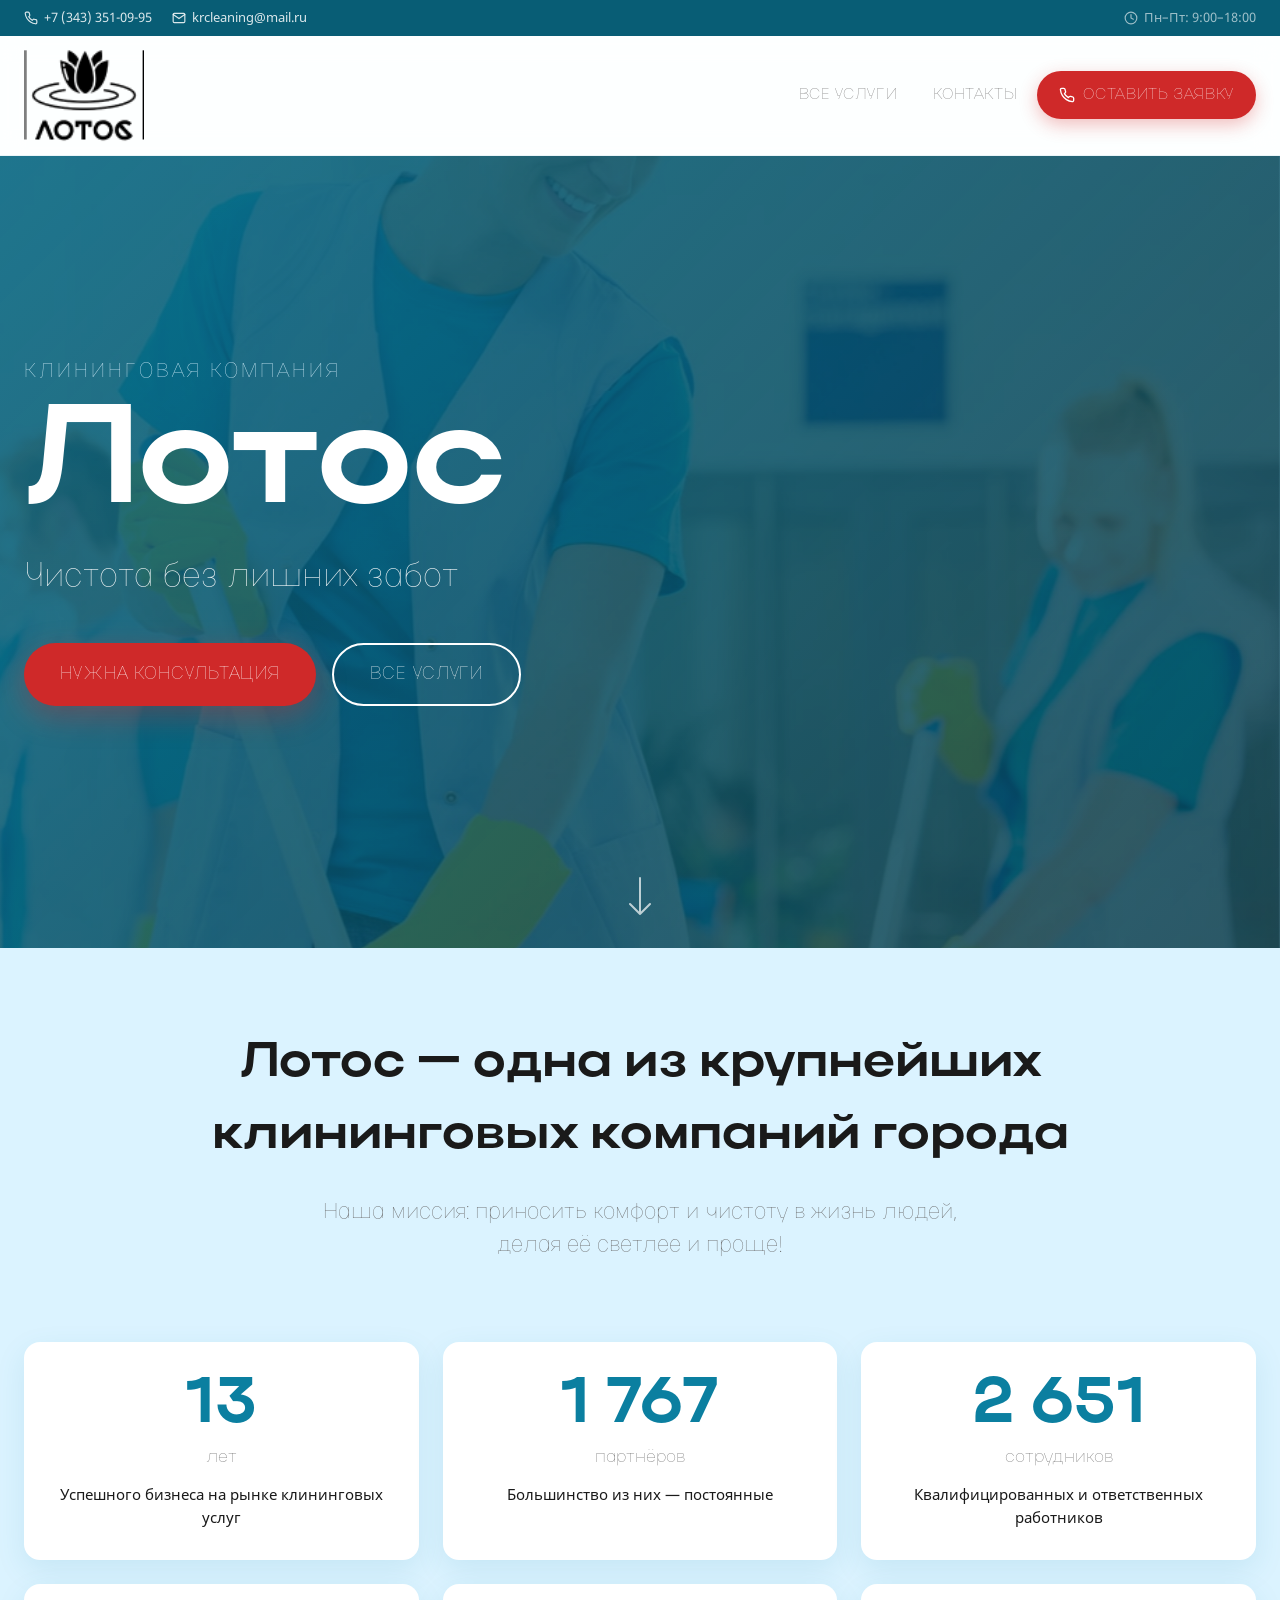
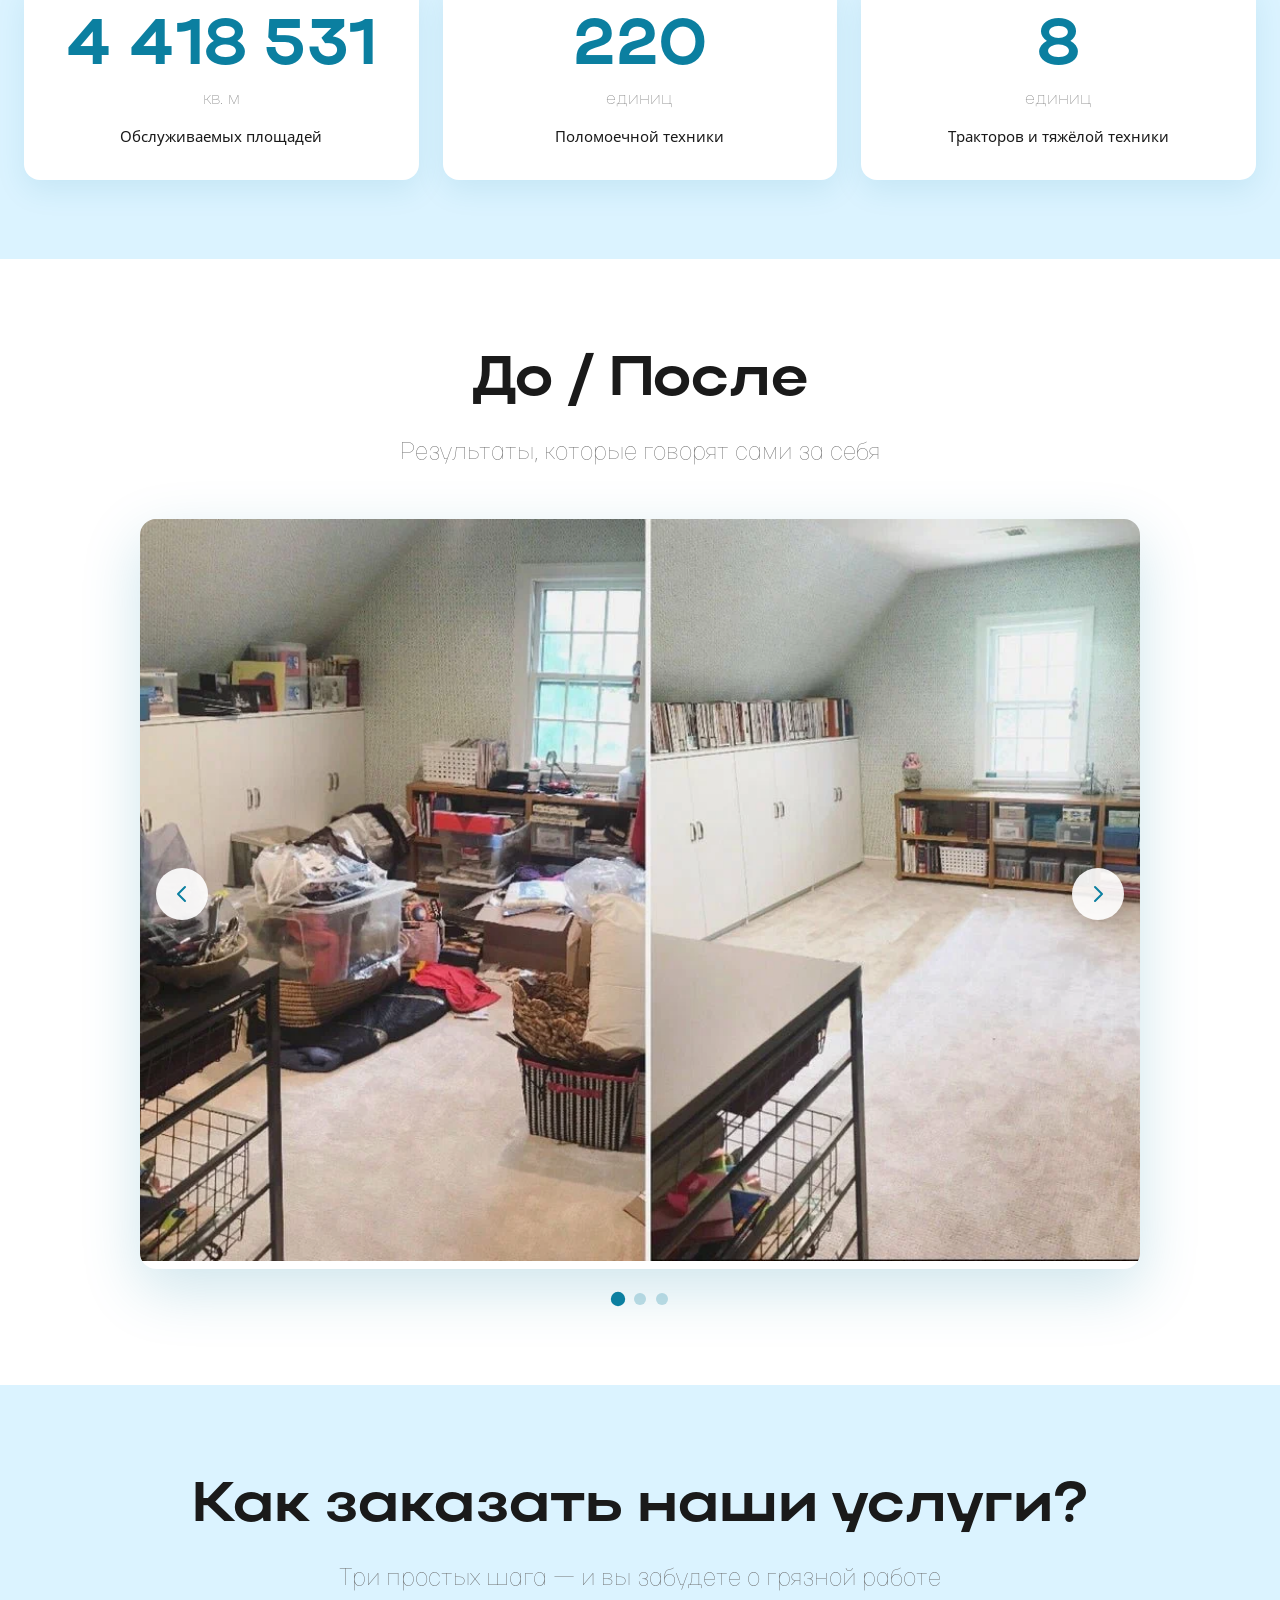
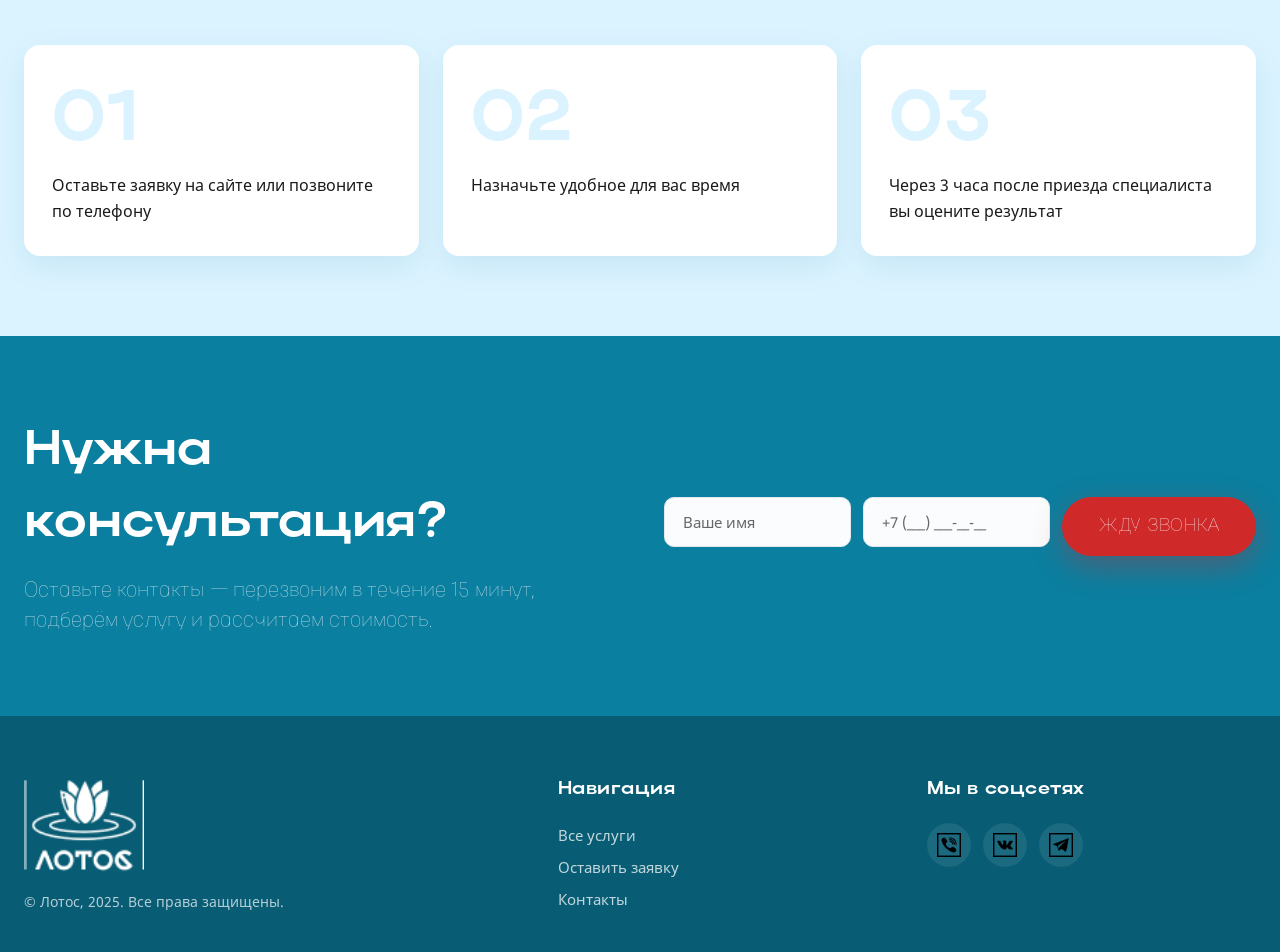
<file: index.html>
<!DOCTYPE html>
<html lang="ru">
<head>
  <meta charset="UTF-8">
  <meta name="viewport" content="width=device-width, initial-scale=1.0">
  <title>Лотос — клининговая компания</title>
  <meta name="description" content="Клининговая компания «Лотос» — профессиональная уборка квартир, офисов и коммерческих помещений. 15 лет на рынке.">
  <link rel="stylesheet" href="css/reset.css">
  <link rel="stylesheet" href="css/fonts.css">
  <link rel="stylesheet" href="css/style.css">
</head>
<body>

  <div class="topbar">
  <div class="container topbar__inner">
    <div class="topbar__group">
      <a class="topbar__item" href="tel:+73433510995">
        <svg width="14" height="14" viewBox="0 0 24 24" fill="none" xmlns="http://www.w3.org/2000/svg">
          <path d="M22 16.92v3a2 2 0 0 1-2.18 2 19.79 19.79 0 0 1-8.63-3.07 19.5 19.5 0 0 1-6-6 19.79 19.79 0 0 1-3.07-8.67A2 2 0 0 1 4.11 2h3a2 2 0 0 1 2 1.72c.13.96.37 1.9.72 2.81a2 2 0 0 1-.45 2.11L8.09 9.91a16 16 0 0 0 6 6l1.27-1.27a2 2 0 0 1 2.11-.45c.91.35 1.85.59 2.81.72A2 2 0 0 1 22 16.92z" stroke="currentColor" stroke-width="2" stroke-linecap="round" stroke-linejoin="round"/>
        </svg>
        <span>+7 (343) 351-09-95</span>
      </a>
      <a class="topbar__item" href="mailto:krcleaning@mail.ru">
        <svg width="14" height="14" viewBox="0 0 24 24" fill="none" xmlns="http://www.w3.org/2000/svg">
          <path d="M4 4h16c1.1 0 2 .9 2 2v12c0 1.1-.9 2-2 2H4c-1.1 0-2-.9-2-2V6c0-1.1.9-2 2-2z" stroke="currentColor" stroke-width="2" stroke-linecap="round" stroke-linejoin="round"/>
          <path d="M22 6l-10 7L2 6" stroke="currentColor" stroke-width="2" stroke-linecap="round" stroke-linejoin="round"/>
        </svg>
        <span>krcleaning@mail.ru</span>
      </a>
    </div>
    <div class="topbar__group topbar__group--right">
      <span class="topbar__item topbar__item--muted">
        <svg width="14" height="14" viewBox="0 0 24 24" fill="none" xmlns="http://www.w3.org/2000/svg">
          <circle cx="12" cy="12" r="10" stroke="currentColor" stroke-width="2"/>
          <path d="M12 6v6l4 2" stroke="currentColor" stroke-width="2" stroke-linecap="round" stroke-linejoin="round"/>
        </svg>
        <span>Пн–Пт: 9:00–18:00</span>
      </span>
    </div>
  </div>
</div>

<header class="header" data-header>
  <div class="header__inner container">
    <a class="header__logo" href="index.html">
      <img src="img/logo.png" alt="Лотос" width="120" height="44">
    </a>

    <button class="header__burger" type="button" aria-label="Открыть меню" data-burger>
      <span></span><span></span><span></span>
    </button>

    <nav class="header__nav nav" data-nav>
      <ul class="nav__list">
        <li class="nav__item"><a class="nav__link" href="services.html">Все услуги</a></li>
        <li class="nav__item"><a class="nav__link" href="contacts.html">Контакты</a></li>
        <li class="nav__item">
          <a class="nav__link nav__link--cta" href="requests.html">
            <svg width="16" height="16" viewBox="0 0 24 24" fill="none" xmlns="http://www.w3.org/2000/svg">
              <path d="M22 16.92v3a2 2 0 0 1-2.18 2 19.79 19.79 0 0 1-8.63-3.07 19.5 19.5 0 0 1-6-6 19.79 19.79 0 0 1-3.07-8.67A2 2 0 0 1 4.11 2h3a2 2 0 0 1 2 1.72c.13.96.37 1.9.72 2.81a2 2 0 0 1-.45 2.11L8.09 9.91a16 16 0 0 0 6 6l1.27-1.27a2 2 0 0 1 2.11-.45c.91.35 1.85.59 2.81.72A2 2 0 0 1 22 16.92z" stroke="currentColor" stroke-width="2" stroke-linecap="round" stroke-linejoin="round"/>
            </svg>
            Оставить заявку
          </a>
        </li>
      </ul>
    </nav>
    <div class="header__overlay" data-overlay></div>
  </div>
</header>

  <main>

    <!-- HERO -->
    <section class="hero">
      <div class="hero__bg" data-parallax></div>
      <div class="hero__overlay"></div>

      <div class="hero__inner container">
        <div class="hero__content">
          <p class="hero__label">Клининговая компания</p>
          <h1 class="hero__title">Лотос</h1>
          <p class="hero__subtitle">Чистота без лишних забот</p>

          <div class="hero__actions">
            <a class="btn btn--primary" href="requests.html">Нужна консультация</a>
            <a class="btn btn--outline" href="services.html">Все услуги</a>
          </div>
        </div>
      </div>

      <a class="hero__scroll" href="#about" aria-label="Листайте вниз">
        <svg width="24" height="40" viewBox="0 0 24 40" fill="none" xmlns="http://www.w3.org/2000/svg">
          <path d="M12 2V38M12 38L2 28M12 38L22 28" stroke="currentColor" stroke-width="2" stroke-linecap="round" stroke-linejoin="round"/>
        </svg>
      </a>
    </section>

    <!-- О КОМПАНИИ -->
    <section class="about" id="about" data-reveal>
      <div class="container">
        <h2 class="about__title">
          Лотос — одна из крупнейших клининговых компаний города
        </h2>
        <p class="about__mission">
          Наша миссия: приносить комфорт и чистоту в жизнь людей, делая её светлее и проще!
        </p>
      </div>
    </section>

    <!-- ЦИФРЫ -->
    <section class="stats" data-reveal>
      <div class="container">
        <div class="stats__grid">
          <div class="stats__item">
            <span class="stats__num" data-count="15">0</span>
            <span class="stats__suffix">лет</span>
            <p class="stats__text">Успешного бизнеса на рынке клининговых услуг</p>
          </div>
          <div class="stats__item">
            <span class="stats__num" data-count="2000">0</span>
            <span class="stats__suffix">партнёров</span>
            <p class="stats__text">Большинство из них — постоянные</p>
          </div>
          <div class="stats__item">
            <span class="stats__num" data-count="3000">0</span>
            <span class="stats__suffix">сотрудников</span>
            <p class="stats__text">Квалифицированных и ответственных работников</p>
          </div>
          <div class="stats__item">
            <span class="stats__num" data-count="5000000">0</span>
            <span class="stats__suffix">кв. м</span>
            <p class="stats__text">Обслуживаемых площадей</p>
          </div>
          <div class="stats__item">
            <span class="stats__num" data-count="250">0</span>
            <span class="stats__suffix">единиц</span>
            <p class="stats__text">Поломоечной техники</p>
          </div>
          <div class="stats__item">
            <span class="stats__num" data-count="10">0</span>
            <span class="stats__suffix">единиц</span>
            <p class="stats__text">Тракторов и тяжёлой техники</p>
          </div>
        </div>
      </div>
    </section>

    <!-- ДО / ПОСЛЕ -->
    <section class="cases" id="cases" data-reveal>
      <div class="container">
        <h2 class="section__title">До / После</h2>
        <p class="section__subtitle">Результаты, которые говорят сами за себя</p>

        <div class="slider" data-slider>
          <div class="slider__viewport">
            <div class="slider__track" data-slider-track>
              <div class="slider__slide">
                <img src="img/before-after-1.webp" alt="Результат уборки — пример 1" width="1200" height="600">
              </div>
              <div class="slider__slide">
                <img src="img/before-after-2.webp" alt="Результат уборки — пример 2" width="1200" height="600">
              </div>
              <div class="slider__slide">
                <img src="img/before-after-3.webp" alt="Результат уборки — пример 3" width="1200" height="600">
              </div>
            </div>

            <button class="slider__arrow slider__arrow--prev" type="button" aria-label="Назад" data-slider-prev>
              <svg width="20" height="20" viewBox="0 0 20 20" fill="none" xmlns="http://www.w3.org/2000/svg">
                <path d="M13 3L6 10L13 17" stroke="currentColor" stroke-width="2" stroke-linecap="round" stroke-linejoin="round"/>
              </svg>
            </button>
            <button class="slider__arrow slider__arrow--next" type="button" aria-label="Вперёд" data-slider-next>
              <svg width="20" height="20" viewBox="0 0 20 20" fill="none" xmlns="http://www.w3.org/2000/svg">
                <path d="M7 3L14 10L7 17" stroke="currentColor" stroke-width="2" stroke-linecap="round" stroke-linejoin="round"/>
              </svg>
            </button>
          </div>

          <div class="slider__dots" data-slider-dots>
            <button class="slider__dot slider__dot--active" type="button" data-slide="0" aria-label="Слайд 1"></button>
            <button class="slider__dot" type="button" data-slide="1" aria-label="Слайд 2"></button>
            <button class="slider__dot" type="button" data-slide="2" aria-label="Слайд 3"></button>
          </div>
        </div>
      </div>
    </section>

    <!-- КАК ЗАКАЗАТЬ -->
    <section class="steps" data-reveal>
      <div class="container">
        <h2 class="section__title">Как заказать наши услуги?</h2>
        <p class="section__subtitle">Три простых шага — и вы забудете о грязной работе</p>

        <ol class="steps__list">
          <li class="steps__item">
            <span class="steps__number">01</span>
            <p class="steps__text">
              Оставьте заявку на сайте или позвоните по телефону
            </p>
          </li>
          <li class="steps__item">
            <span class="steps__number">02</span>
            <p class="steps__text">
              Назначьте удобное для вас время
            </p>
          </li>
          <li class="steps__item">
            <span class="steps__number">03</span>
            <p class="steps__text">
              Через 3 часа после приезда специалиста вы оцените результат
            </p>
          </li>
        </ol>
      </div>
    </section>

    <!-- CTA -->
    <section class="cta" data-reveal>
      <div class="container">
        <div class="cta__inner">
          <div class="cta__content">
            <h2 class="cta__title">Нужна консультация?</h2>
            <p class="cta__text">
              Оставьте контакты — перезвоним в течение 15 минут, подберём услугу и рассчитаем стоимость.
            </p>
          </div>

          <form class="cta__form form form--inline" id="callbackForm" novalidate>
            <div class="form__field">
              <input class="form__input" type="text" name="name" placeholder="Ваше имя" autocomplete="name" required>
            </div>
            <div class="form__field">
              <input class="form__input" type="tel" name="phone" placeholder="+7 (___) ___-__-__" autocomplete="tel" required>
            </div>
            <button class="btn btn--primary cta__submit" type="submit">Жду звонка</button>
            <p class="form__message" data-form-message hidden></p>
          </form>
        </div>
      </div>
    </section>

  </main>

  <footer class="footer">
    <div class="container footer__inner">
      <div class="footer__col">
        <a class="footer__logo" href="index.html">
          <img src="img/logo.png" alt="Лотос" width="120" height="52">
        </a>
        <p class="footer__copy">© Лотос, 2025. Все права защищены.</p>
      </div>

      <div class="footer__col">
        <h3 class="footer__heading">Навигация</h3>
        <ul class="footer__list">
          <li><a href="services.html">Все услуги</a></li>
          <li><a href="requests.html">Оставить заявку</a></li>
          <li><a href="contacts.html">Контакты</a></li>
        </ul>
      </div>

      <div class="footer__col">
        <h3 class="footer__heading">Мы в соцсетях</h3>
        <div class="footer__socials">
          <a class="footer__social" href="#" aria-label="WhatsApp">
            <img src="img/whatsapp.png" alt="" width="28" height="28">
          </a>
          <a class="footer__social" href="#" aria-label="ВКонтакте">
            <img src="img/vk.png" alt="" width="28" height="28">
          </a>
          <a class="footer__social" href="#" aria-label="Telegram">
            <img src="img/telegram.png" alt="" width="28" height="28">
          </a>
        </div>
      </div>
    </div>
  </footer>

  <button class="to-top" type="button" aria-label="Наверх" data-to-top>
    <svg width="20" height="20" viewBox="0 0 20 20" fill="none" xmlns="http://www.w3.org/2000/svg">
      <path d="M10 17V3M10 3L3 10M10 3L17 10" stroke="currentColor" stroke-width="2" stroke-linecap="round" stroke-linejoin="round"/>
    </svg>
  </button>

  <script src="js/main.js"></script>
</body>
</html>
</file>
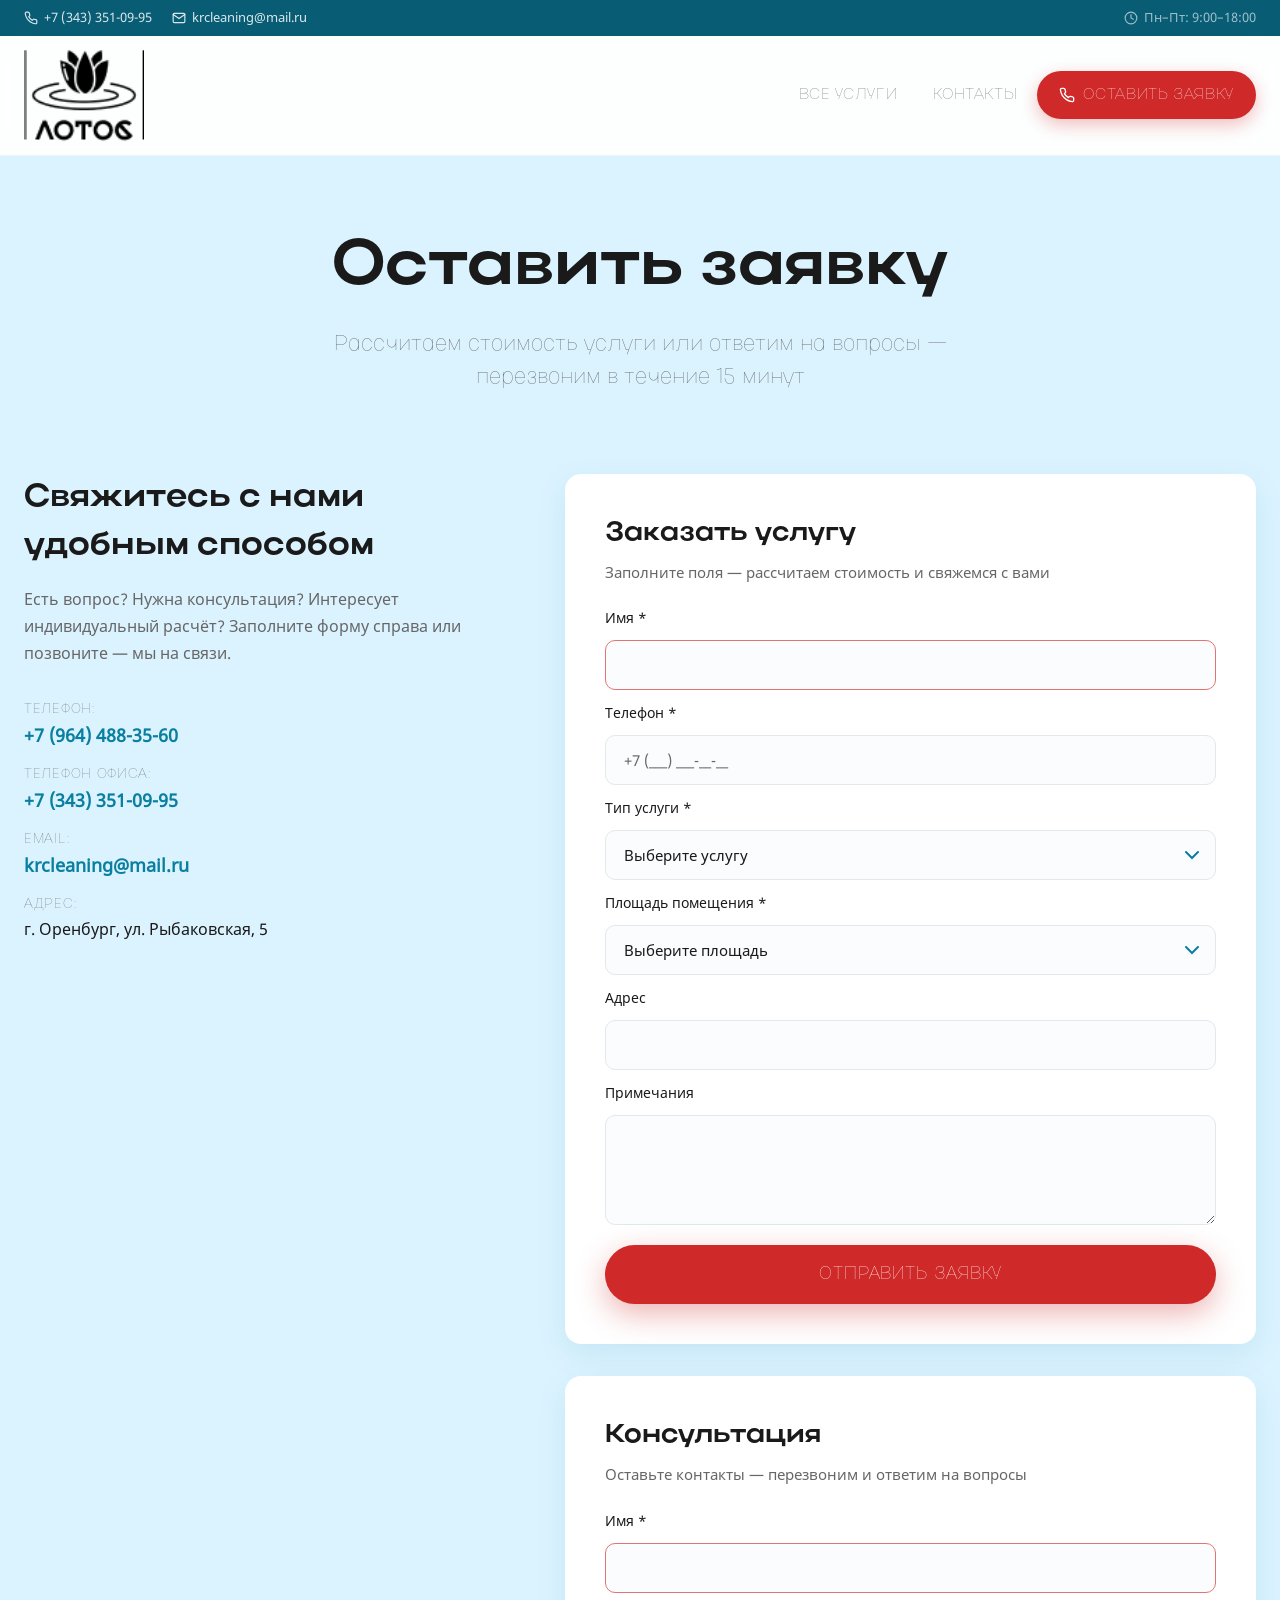
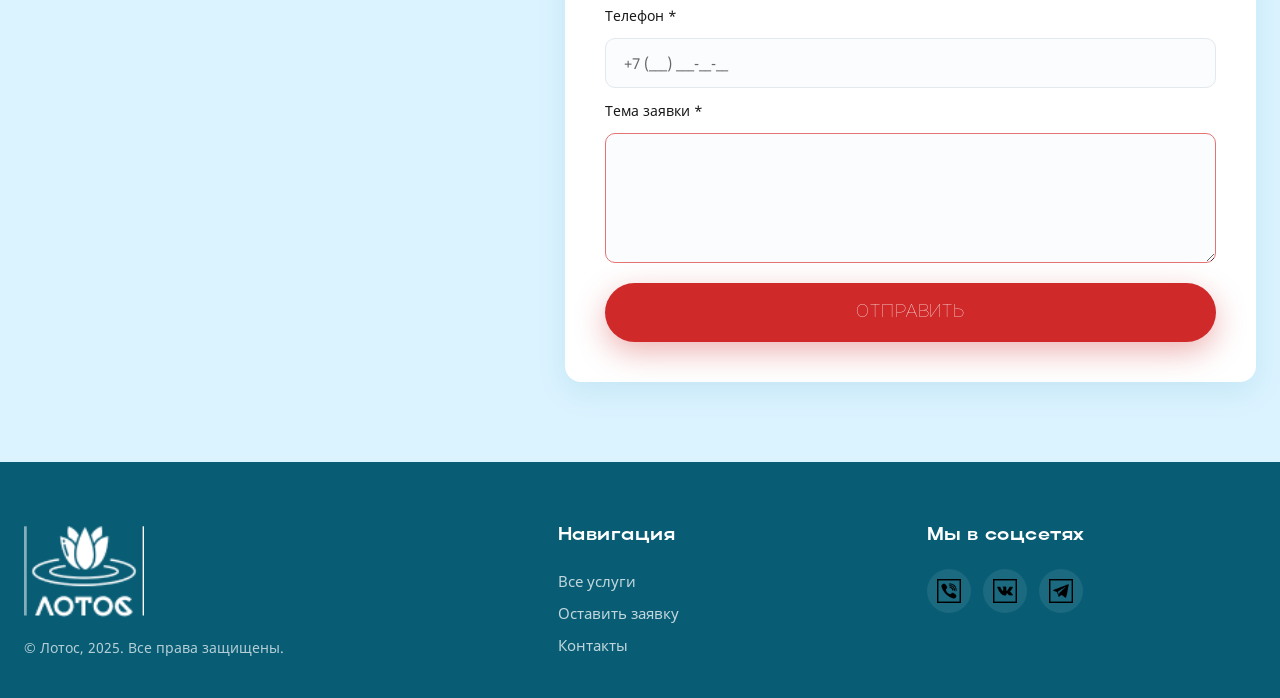
<file: requests.html>
<!DOCTYPE html>
<html lang="ru">
<head>
  <meta charset="UTF-8">
  <meta name="viewport" content="width=device-width, initial-scale=1.0">
  <title>Оставить заявку — Лотос</title>
  <meta name="description" content="Оставьте заявку на клининговые услуги или консультацию. Компания «Лотос» — работаем с 2009 года.">
  <link rel="stylesheet" href="css/reset.css">
  <link rel="stylesheet" href="css/fonts.css">
  <link rel="stylesheet" href="css/style.css">
</head>
<body>

  <div class="topbar">
    <div class="container topbar__inner">
      <div class="topbar__group">
        <a class="topbar__item" href="tel:+73433510995">
          <svg width="14" height="14" viewBox="0 0 24 24" fill="none" xmlns="http://www.w3.org/2000/svg">
            <path d="M22 16.92v3a2 2 0 0 1-2.18 2 19.79 19.79 0 0 1-8.63-3.07 19.5 19.5 0 0 1-6-6 19.79 19.79 0 0 1-3.07-8.67A2 2 0 0 1 4.11 2h3a2 2 0 0 1 2 1.72c.13.96.37 1.9.72 2.81a2 2 0 0 1-.45 2.11L8.09 9.91a16 16 0 0 0 6 6l1.27-1.27a2 2 0 0 1 2.11-.45c.91.35 1.85.59 2.81.72A2 2 0 0 1 22 16.92z" stroke="currentColor" stroke-width="2" stroke-linecap="round" stroke-linejoin="round"/>
          </svg>
          <span>+7 (343) 351-09-95</span>
        </a>
        <a class="topbar__item" href="mailto:krcleaning@mail.ru">
          <svg width="14" height="14" viewBox="0 0 24 24" fill="none" xmlns="http://www.w3.org/2000/svg">
            <path d="M4 4h16c1.1 0 2 .9 2 2v12c0 1.1-.9 2-2 2H4c-1.1 0-2-.9-2-2V6c0-1.1.9-2 2-2z" stroke="currentColor" stroke-width="2" stroke-linecap="round" stroke-linejoin="round"/>
            <path d="M22 6l-10 7L2 6" stroke="currentColor" stroke-width="2" stroke-linecap="round" stroke-linejoin="round"/>
          </svg>
          <span>krcleaning@mail.ru</span>
        </a>
      </div>
      <div class="topbar__group topbar__group--right">
        <span class="topbar__item topbar__item--muted">
          <svg width="14" height="14" viewBox="0 0 24 24" fill="none" xmlns="http://www.w3.org/2000/svg">
            <circle cx="12" cy="12" r="10" stroke="currentColor" stroke-width="2"/>
            <path d="M12 6v6l4 2" stroke="currentColor" stroke-width="2" stroke-linecap="round" stroke-linejoin="round"/>
          </svg>
          <span>Пн–Пт: 9:00–18:00</span>
        </span>
      </div>
    </div>
  </div>

  <header class="header" data-header>
    <div class="header__inner container">
      <a class="header__logo" href="index.html">
        <img src="img/logo.png" alt="Лотос" width="120" height="44">
      </a>

      <button class="header__burger" type="button" aria-label="Открыть меню" data-burger>
        <span></span><span></span><span></span>
      </button>

      <nav class="header__nav nav" data-nav>
        <ul class="nav__list">
          <li class="nav__item"><a class="nav__link" href="services.html">Все услуги</a></li>
          <li class="nav__item"><a class="nav__link" href="contacts.html">Контакты</a></li>
          <li class="nav__item">
            <a class="nav__link nav__link--cta nav__link--active" href="requests.html">
              <svg width="16" height="16" viewBox="0 0 24 24" fill="none" xmlns="http://www.w3.org/2000/svg">
                <path d="M22 16.92v3a2 2 0 0 1-2.18 2 19.79 19.79 0 0 1-8.63-3.07 19.5 19.5 0 0 1-6-6 19.79 19.79 0 0 1-3.07-8.67A2 2 0 0 1 4.11 2h3a2 2 0 0 1 2 1.72c.13.96.37 1.9.72 2.81a2 2 0 0 1-.45 2.11L8.09 9.91a16 16 0 0 0 6 6l1.27-1.27a2 2 0 0 1 2.11-.45c.91.35 1.85.59 2.81.72A2 2 0 0 1 22 16.92z" stroke="currentColor" stroke-width="2" stroke-linecap="round" stroke-linejoin="round"/>
              </svg>
              Оставить заявку
            </a>
          </li>
        </ul>
      </nav>
    </div>
  </header>

  <main>

    <section class="page-head">
      <div class="container">
        <h1 class="page-head__title">Оставить заявку</h1>
        <p class="page-head__subtitle">
          Рассчитаем стоимость услуги или ответим на вопросы — перезвоним в течение 15 минут
        </p>
      </div>
    </section>

    <section class="requests">
      <div class="container">

        <div class="requests__info">
          <h2 class="requests__info-title">Свяжитесь с нами удобным способом</h2>
          <p class="requests__info-text">
            Есть вопрос? Нужна консультация? Интересует индивидуальный расчёт?
            Заполните форму справа или позвоните — мы на связи.
          </p>

          <ul class="requests__contacts">
            <li class="requests__contact">
              <span class="requests__label">Телефон:</span>
              <a class="requests__link" href="tel:+79644883560">+7 (964) 488-35-60</a>
            </li>
            <li class="requests__contact">
              <span class="requests__label">Телефон офиса:</span>
              <a class="requests__link" href="tel:+73433510995">+7 (343) 351-09-95</a>
            </li>
            <li class="requests__contact">
              <span class="requests__label">Email:</span>
              <a class="requests__link" href="mailto:krcleaning@mail.ru">krcleaning@mail.ru</a>
            </li>
            <li class="requests__contact">
              <span class="requests__label">Адрес:</span>
              <span>г. Оренбург, ул. Рыбаковская, 5</span>
            </li>
          </ul>
        </div>

        <div class="requests__forms">

          <div class="request-form">
            <h2 class="request-form__title">Заказать услугу</h2>
            <p class="request-form__desc">
              Заполните поля — рассчитаем стоимость и свяжемся с вами
            </p>

            <form class="form" id="serviceForm" novalidate>
              <div class="form__field">
                <label class="form__label" for="service-name">Имя <span class="form__req">*</span></label>
                <input class="form__input" type="text" id="service-name" name="serviceName" autocomplete="name" required>
              </div>

              <div class="form__field">
                <label class="form__label" for="service-phone">Телефон <span class="form__req">*</span></label>
                <input class="form__input" type="tel" id="service-phone" name="servicePhone" placeholder="+7 (___) ___-__-__" autocomplete="tel" required>
              </div>

              <div class="form__field">
                <label class="form__label" for="service-type">Тип услуги <span class="form__req">*</span></label>
                <select class="form__input form__select" id="service-type" name="serviceType" required>
                  <option value="" disabled selected>Выберите услугу</option>
                  <option value="daily">Ежедневная комплексная уборка</option>
                  <option value="after-repair">Уборка после ремонта</option>
                  <option value="industrial">Уборка производственных помещений</option>
                  <option value="office">Уборка офисов и бизнес-центров</option>
                  <option value="general">Генеральная уборка</option>
                  <option value="furniture">Чистка мягкой мебели</option>
                </select>
              </div>

              <div class="form__field">
                <label class="form__label" for="service-area">Площадь помещения <span class="form__req">*</span></label>
                <select class="form__input form__select" id="service-area" name="serviceArea" required>
                  <option value="" disabled selected>Выберите площадь</option>
                  <option value="до 50">до 50 м²</option>
                  <option value="50-100">50–100 м²</option>
                  <option value="свыше 100">свыше 100 м²</option>
                </select>
              </div>

              <div class="form__field">
                <label class="form__label" for="service-address">Адрес</label>
                <input class="form__input" type="text" id="service-address" name="serviceAddress" autocomplete="street-address">
              </div>

              <div class="form__field">
                <label class="form__label" for="service-notes">Примечания</label>
                <textarea class="form__input form__textarea" id="service-notes" name="serviceNotes" rows="4"></textarea>
              </div>

              <button class="btn btn--primary form__submit" type="submit">Отправить заявку</button>
              <p class="form__message" data-form-message hidden></p>
            </form>
          </div>

          <div class="request-form">
            <h2 class="request-form__title">Консультация</h2>
            <p class="request-form__desc">
              Оставьте контакты — перезвоним и ответим на вопросы
            </p>

            <form class="form" id="consultForm" novalidate>
              <div class="form__field">
                <label class="form__label" for="consult-name">Имя <span class="form__req">*</span></label>
                <input class="form__input" type="text" id="consult-name" name="consultName" autocomplete="name" required>
              </div>

              <div class="form__field">
                <label class="form__label" for="consult-phone">Телефон <span class="form__req">*</span></label>
                <input class="form__input" type="tel" id="consult-phone" name="consultPhone" placeholder="+7 (___) ___-__-__" autocomplete="tel" required>
              </div>

              <div class="form__field">
                <label class="form__label" for="consult-topic">Тема заявки <span class="form__req">*</span></label>
                <textarea class="form__input form__textarea" id="consult-topic" name="consultTopic" rows="5" required></textarea>
              </div>

              <button class="btn btn--primary form__submit" type="submit">Отправить</button>
              <p class="form__message" data-form-message hidden></p>
            </form>
          </div>

        </div>
      </div>
    </section>

  </main>

  <footer class="footer">
    <div class="container footer__inner">
      <div class="footer__col">
        <a class="footer__logo" href="index.html">
          <img src="img/logo.png" alt="Лотос" width="120" height="52">
        </a>
        <p class="footer__copy">© Лотос, 2025. Все права защищены.</p>
      </div>

      <div class="footer__col">
        <h3 class="footer__heading">Навигация</h3>
        <ul class="footer__list">
          <li><a href="services.html">Все услуги</a></li>
          <li><a href="requests.html">Оставить заявку</a></li>
          <li><a href="contacts.html">Контакты</a></li>
        </ul>
      </div>

      <div class="footer__col">
        <h3 class="footer__heading">Мы в соцсетях</h3>
        <div class="footer__socials">
          <a class="footer__social" href="#" aria-label="WhatsApp">
            <img src="img/whatsapp.png" alt="" width="28" height="28">
          </a>
          <a class="footer__social" href="#" aria-label="ВКонтакте">
            <img src="img/vk.png" alt="" width="28" height="28">
          </a>
          <a class="footer__social" href="#" aria-label="Telegram">
            <img src="img/telegram.png" alt="" width="28" height="28">
          </a>
        </div>
      </div>
    </div>
  </footer>

  <button class="to-top" type="button" aria-label="Наверх" data-to-top>
    <svg width="20" height="20" viewBox="0 0 20 20" fill="none" xmlns="http://www.w3.org/2000/svg">
      <path d="M10 17V3M10 3L3 10M10 3L17 10" stroke="currentColor" stroke-width="2" stroke-linecap="round" stroke-linejoin="round"/>
    </svg>
  </button>

  <script src="js/main.js"></script>
</body>
</html>
</file>
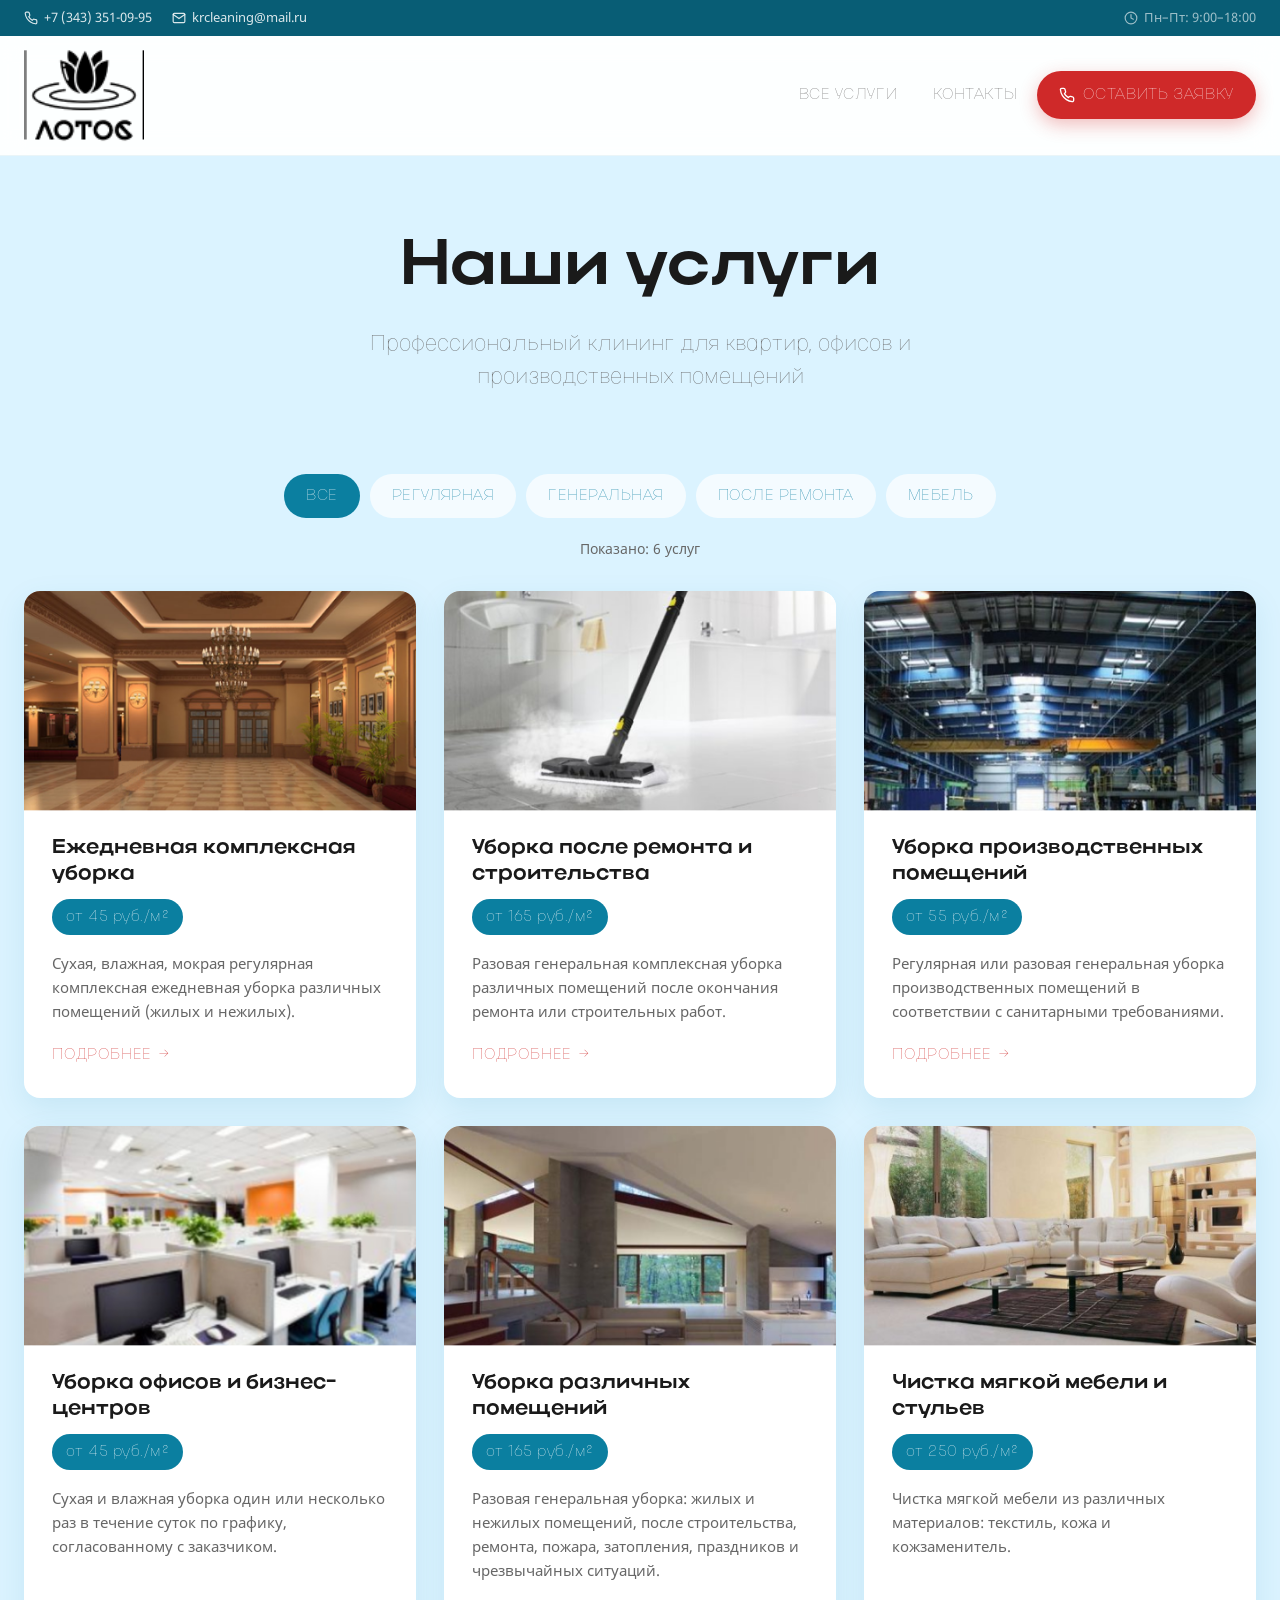
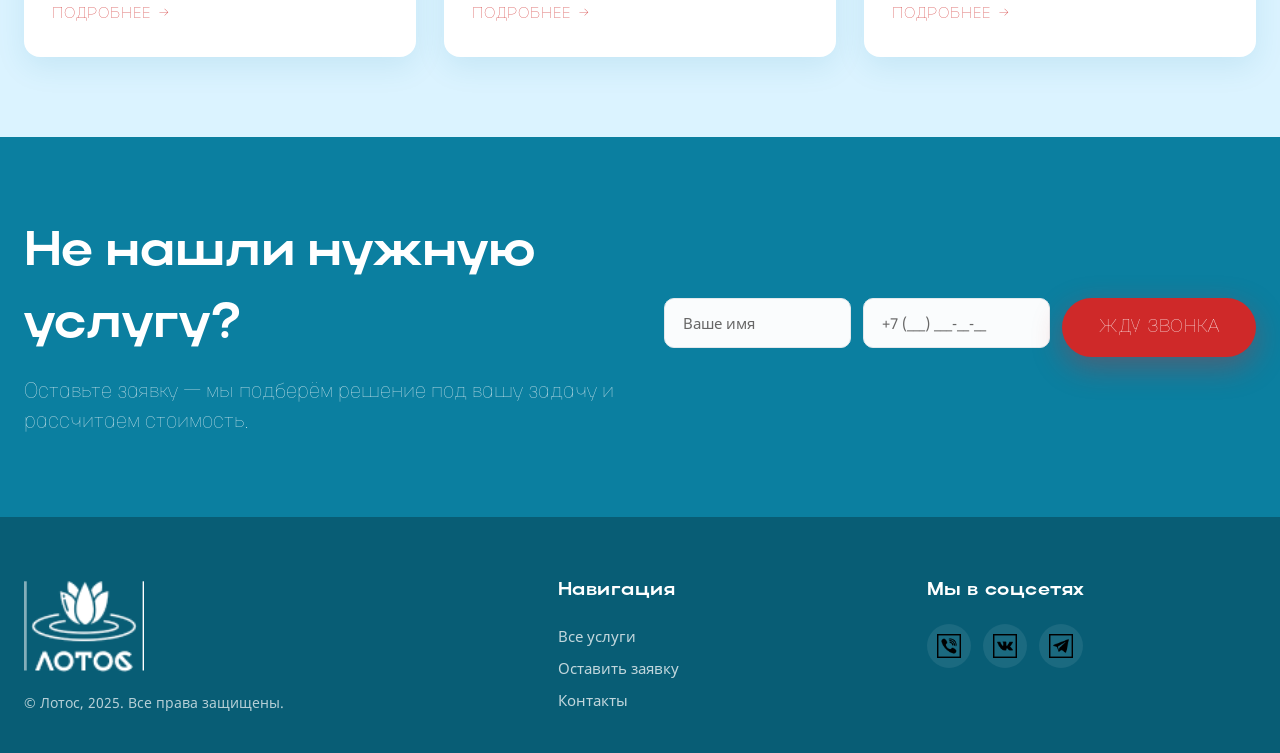
<file: services.html>
<!DOCTYPE html>
<html lang="ru">
<head>
  <meta charset="UTF-8">
  <meta name="viewport" content="width=device-width, initial-scale=1.0">
  <title>Услуги — Лотос</title>
  <meta name="description" content="Каталог клининговых услуг компании «Лотос»: ежедневная уборка, уборка после ремонта, производственных помещений, офисов, чистка мебели.">
  <link rel="stylesheet" href="css/reset.css">
  <link rel="stylesheet" href="css/fonts.css">
  <link rel="stylesheet" href="css/style.css">
</head>
<body>

  <div class="topbar">
    <div class="container topbar__inner">
      <div class="topbar__group">
        <a class="topbar__item" href="tel:+73433510995">
          <svg width="14" height="14" viewBox="0 0 24 24" fill="none" xmlns="http://www.w3.org/2000/svg">
            <path d="M22 16.92v3a2 2 0 0 1-2.18 2 19.79 19.79 0 0 1-8.63-3.07 19.5 19.5 0 0 1-6-6 19.79 19.79 0 0 1-3.07-8.67A2 2 0 0 1 4.11 2h3a2 2 0 0 1 2 1.72c.13.96.37 1.9.72 2.81a2 2 0 0 1-.45 2.11L8.09 9.91a16 16 0 0 0 6 6l1.27-1.27a2 2 0 0 1 2.11-.45c.91.35 1.85.59 2.81.72A2 2 0 0 1 22 16.92z" stroke="currentColor" stroke-width="2" stroke-linecap="round" stroke-linejoin="round"/>
          </svg>
          <span>+7 (343) 351-09-95</span>
        </a>
        <a class="topbar__item" href="mailto:krcleaning@mail.ru">
          <svg width="14" height="14" viewBox="0 0 24 24" fill="none" xmlns="http://www.w3.org/2000/svg">
            <path d="M4 4h16c1.1 0 2 .9 2 2v12c0 1.1-.9 2-2 2H4c-1.1 0-2-.9-2-2V6c0-1.1.9-2 2-2z" stroke="currentColor" stroke-width="2" stroke-linecap="round" stroke-linejoin="round"/>
            <path d="M22 6l-10 7L2 6" stroke="currentColor" stroke-width="2" stroke-linecap="round" stroke-linejoin="round"/>
          </svg>
          <span>krcleaning@mail.ru</span>
        </a>
      </div>
      <div class="topbar__group topbar__group--right">
        <span class="topbar__item topbar__item--muted">
          <svg width="14" height="14" viewBox="0 0 24 24" fill="none" xmlns="http://www.w3.org/2000/svg">
            <circle cx="12" cy="12" r="10" stroke="currentColor" stroke-width="2"/>
            <path d="M12 6v6l4 2" stroke="currentColor" stroke-width="2" stroke-linecap="round" stroke-linejoin="round"/>
          </svg>
          <span>Пн–Пт: 9:00–18:00</span>
        </span>
      </div>
    </div>
  </div>

  <header class="header" data-header>
    <div class="header__inner container">
      <a class="header__logo" href="index.html">
        <img src="img/logo.png" alt="Лотос" width="120" height="44">
      </a>

      <button class="header__burger" type="button" aria-label="Открыть меню" data-burger>
        <span></span><span></span><span></span>
      </button>

      <nav class="header__nav nav" data-nav>
        <ul class="nav__list">
          <li class="nav__item"><a class="nav__link nav__link--active" href="services.html">Все услуги</a></li>
          <li class="nav__item"><a class="nav__link" href="contacts.html">Контакты</a></li>
          <li class="nav__item">
            <a class="nav__link nav__link--cta" href="requests.html">
              <svg width="16" height="16" viewBox="0 0 24 24" fill="none" xmlns="http://www.w3.org/2000/svg">
                <path d="M22 16.92v3a2 2 0 0 1-2.18 2 19.79 19.79 0 0 1-8.63-3.07 19.5 19.5 0 0 1-6-6 19.79 19.79 0 0 1-3.07-8.67A2 2 0 0 1 4.11 2h3a2 2 0 0 1 2 1.72c.13.96.37 1.9.72 2.81a2 2 0 0 1-.45 2.11L8.09 9.91a16 16 0 0 0 6 6l1.27-1.27a2 2 0 0 1 2.11-.45c.91.35 1.85.59 2.81.72A2 2 0 0 1 22 16.92z" stroke="currentColor" stroke-width="2" stroke-linecap="round" stroke-linejoin="round"/>
              </svg>
              Оставить заявку
            </a>
          </li>
        </ul>
      </nav>
    </div>
  </header>

  <main>

    <section class="page-head">
      <div class="container">
        <h1 class="page-head__title">Наши услуги</h1>
        <p class="page-head__subtitle">
          Профессиональный клининг для квартир, офисов и производственных помещений
        </p>
      </div>
    </section>

    <section class="services">
      <div class="container">

        <div class="services__filters" data-services-filters>
          <button class="services__filter services__filter--active" type="button" data-filter="all">Все</button>
          <button class="services__filter" type="button" data-filter="regular">Регулярная</button>
          <button class="services__filter" type="button" data-filter="general">Генеральная</button>
          <button class="services__filter" type="button" data-filter="after-repair">После ремонта</button>
          <button class="services__filter" type="button" data-filter="furniture">Мебель</button>
        </div>

        <p class="services__count">
          Показано: <span data-services-count>6</span> услуг
        </p>

        <div class="services__grid" data-services-grid>

          <article class="service-card" data-category="regular" data-reveal>
            <img class="service-card__img" src="img/service-1.png" alt="Ежедневная комплексная уборка" width="400" height="300">
            <div class="service-card__body">
              <h2 class="service-card__title">Ежедневная комплексная уборка</h2>
              <p class="service-card__price">от 45 руб./м²</p>
              <p class="service-card__text">
                Сухая, влажная, мокрая регулярная комплексная ежедневная уборка различных помещений (жилых и нежилых).
              </p>
              <a class="service-card__link" href="requests.html">Подробнее</a>
            </div>
          </article>

          <article class="service-card" data-category="after-repair" data-reveal>
            <img class="service-card__img" src="img/service-2.png" alt="Уборка после ремонта и строительства" width="400" height="300">
            <div class="service-card__body">
              <h2 class="service-card__title">Уборка после ремонта и строительства</h2>
              <p class="service-card__price">от 165 руб./м²</p>
              <p class="service-card__text">
                Разовая генеральная комплексная уборка различных помещений после окончания ремонта или строительных работ.
              </p>
              <a class="service-card__link" href="requests.html">Подробнее</a>
            </div>
          </article>

          <article class="service-card" data-category="regular" data-reveal>
            <img class="service-card__img" src="img/service-3.png" alt="Уборка производственных помещений" width="400" height="300">
            <div class="service-card__body">
              <h2 class="service-card__title">Уборка производственных помещений</h2>
              <p class="service-card__price">от 55 руб./м²</p>
              <p class="service-card__text">
                Регулярная или разовая генеральная уборка производственных помещений в соответствии с санитарными требованиями.
              </p>
              <a class="service-card__link" href="requests.html">Подробнее</a>
            </div>
          </article>

          <article class="service-card" data-category="regular" data-reveal>
            <img class="service-card__img" src="img/service-4.png" alt="Уборка офисов и бизнес-центров" width="400" height="300">
            <div class="service-card__body">
              <h2 class="service-card__title">Уборка офисов и бизнес-центров</h2>
              <p class="service-card__price">от 45 руб./м²</p>
              <p class="service-card__text">
                Сухая и влажная уборка один или несколько раз в течение суток по графику, согласованному с заказчиком.
              </p>
              <a class="service-card__link" href="requests.html">Подробнее</a>
            </div>
          </article>

          <article class="service-card" data-category="general" data-reveal>
            <img class="service-card__img" src="img/service-5.png" alt="Уборка различных помещений" width="400" height="300">
            <div class="service-card__body">
              <h2 class="service-card__title">Уборка различных помещений</h2>
              <p class="service-card__price">от 165 руб./м²</p>
              <p class="service-card__text">
                Разовая генеральная уборка: жилых и нежилых помещений, после строительства, ремонта, пожара, затопления, праздников и чрезвычайных ситуаций.
              </p>
              <a class="service-card__link" href="requests.html">Подробнее</a>
            </div>
          </article>

          <article class="service-card" data-category="furniture" data-reveal>
            <img class="service-card__img" src="img/service-6.png" alt="Чистка мягкой мебели и стульев" width="400" height="300">
            <div class="service-card__body">
              <h2 class="service-card__title">Чистка мягкой мебели и стульев</h2>
              <p class="service-card__price">от 250 руб./м²</p>
              <p class="service-card__text">
                Чистка мягкой мебели из различных материалов: текстиль, кожа и кожзаменитель.
              </p>
              <a class="service-card__link" href="requests.html">Подробнее</a>
            </div>
          </article>

        </div>
      </div>
    </section>

    <section class="cta" data-reveal>
      <div class="container">
        <div class="cta__inner">
          <div class="cta__content">
            <h2 class="cta__title">Не нашли нужную услугу?</h2>
            <p class="cta__text">
              Оставьте заявку — мы подберём решение под вашу задачу и рассчитаем стоимость.
            </p>
          </div>

          <form class="cta__form form form--inline" id="callbackForm" novalidate>
            <div class="form__field">
              <input class="form__input" type="text" name="name" placeholder="Ваше имя" autocomplete="name" required>
            </div>
            <div class="form__field">
              <input class="form__input" type="tel" name="phone" placeholder="+7 (___) ___-__-__" autocomplete="tel" required>
            </div>
            <button class="btn btn--primary cta__submit" type="submit">Жду звонка</button>
            <p class="form__message" data-form-message hidden></p>
          </form>
        </div>
      </div>
    </section>

  </main>

  <footer class="footer">
    <div class="container footer__inner">
      <div class="footer__col">
        <a class="footer__logo" href="index.html">
          <img src="img/logo.png" alt="Лотос" width="120" height="52">
        </a>
        <p class="footer__copy">© Лотос, 2025. Все права защищены.</p>
      </div>

      <div class="footer__col">
        <h3 class="footer__heading">Навигация</h3>
        <ul class="footer__list">
          <li><a href="services.html">Все услуги</a></li>
          <li><a href="requests.html">Оставить заявку</a></li>
          <li><a href="contacts.html">Контакты</a></li>
        </ul>
      </div>

      <div class="footer__col">
        <h3 class="footer__heading">Мы в соцсетях</h3>
        <div class="footer__socials">
          <a class="footer__social" href="#" aria-label="WhatsApp">
            <img src="img/whatsapp.png" alt="" width="28" height="28">
          </a>
          <a class="footer__social" href="#" aria-label="ВКонтакте">
            <img src="img/vk.png" alt="" width="28" height="28">
          </a>
          <a class="footer__social" href="#" aria-label="Telegram">
            <img src="img/telegram.png" alt="" width="28" height="28">
          </a>
        </div>
      </div>
    </div>
  </footer>

  <button class="to-top" type="button" aria-label="Наверх" data-to-top>
    <svg width="20" height="20" viewBox="0 0 20 20" fill="none" xmlns="http://www.w3.org/2000/svg">
      <path d="M10 17V3M10 3L3 10M10 3L17 10" stroke="currentColor" stroke-width="2" stroke-linecap="round" stroke-linejoin="round"/>
    </svg>
  </button>

  <script src="js/main.js"></script>
</body>
</html>
</file>
<file: css/fonts.css>
@font-face {
  font-family: "Actay Wide";
  src: url("../fonts/actay-wide-bold.otf") format("opentype");
  font-weight: 700;
  font-style: normal;
  font-display: swap;
}

@font-face {
  font-family: "Actay Condensed";
  src: url("../fonts/actay-condensed-thin.otf") format("opentype");
  font-weight: 300;
  font-style: normal;
  font-display: swap;
}

@font-face {
  font-family: "Black";
  src: url("../fonts/black-regular.otf") format("opentype");
  font-weight: 400;
  font-style: normal;
  font-display: swap;
}

@font-face {
  font-family: "Noto Sans";
  src: url("../fonts/noto-sans.ttf") format("truetype");
  font-weight: 400;
  font-style: normal;
  font-display: swap;
}
</file>
<file: css/style.css>
/* ===== ПЕРЕМЕННЫЕ ===== */
:root {
  --blue: #0B7FA0;
  --blue-dark: #085d75;
  --blue-light: #DBF3FF;
  --blue-soft: #EAF8FF;
  --red: #CF2929;
  --red-dark: #a81f1f;
  --text: #1a1a1a;
  --text-muted: #676767;
  --white: #ffffff;
  --radius: 16px;
  --radius-sm: 10px;
  --shadow: 0 10px 30px rgba(11, 127, 160, 0.1);
  --shadow-lg: 0 20px 60px rgba(11, 127, 160, 0.2);
  --transition: 0.25s ease;
}

body {
  font-family: "Noto Sans", system-ui, sans-serif;
  color: var(--text);
  background-color: var(--blue-light);
}

.container {
  width: 100%;
  max-width: 1280px;
  margin: 0 auto;
  padding: 0 24px;
}

.section__title {
  font-family: "Actay Wide", sans-serif;
  font-size: clamp(32px, 5vw, 56px);
  font-weight: 700;
  color: var(--text);
  text-align: center;
  margin-bottom: 12px;
}

.section__subtitle {
  font-family: "Actay Condensed", sans-serif;
  font-size: clamp(18px, 2.2vw, 24px);
  font-weight: 300;
  color: var(--text-muted);
  text-align: center;
  margin-bottom: 48px;
}

/* ===== TOPBAR ===== */
.topbar {
  background-color: var(--blue-dark);
  color: rgba(255, 255, 255, 0.85);
  font-size: 13px;
}

.topbar__inner {
  display: flex;
  align-items: center;
  justify-content: space-between;
  gap: 16px;
  padding-top: 8px;
  padding-bottom: 8px;
}

.topbar__group {
  display: flex;
  align-items: center;
  gap: 20px;
}

.topbar__item {
  display: inline-flex;
  align-items: center;
  gap: 6px;
  color: inherit;
  transition: color var(--transition);
}

.topbar__item:hover {
  color: var(--white);
}

.topbar__item--muted {
  color: rgba(255, 255, 255, 0.6);
}

/* ===== HEADER ===== */
.header {
  position: sticky;
  top: 0;
  z-index: 100;
  background-color: rgba(255, 255, 255, 0.95);
  backdrop-filter: blur(12px);
  -webkit-backdrop-filter: blur(12px);
  border-bottom: 1px solid rgba(11, 127, 160, 0.08);
  transition: box-shadow var(--transition), background-color var(--transition);
}

.header--scrolled {
  box-shadow: 0 6px 24px rgba(11, 127, 160, 0.12);
  background-color: rgba(255, 255, 255, 1);
}

.header__inner {
  display: flex;
  align-items: center;
  justify-content: space-between;
  gap: 24px;
  padding-top: 10px;
  padding-bottom: 10px;
}

.header__logo img {
  width: 120px;
  height: auto;
  transition: transform var(--transition);
}

.header__logo:hover img {
  transform: scale(1.04);
}

.header__burger {
  display: none;
  width: 40px;
  height: 40px;
  flex-direction: column;
  align-items: center;
  justify-content: center;
  gap: 5px;
}

.header__burger span {
  display: block;
  width: 26px;
  height: 2px;
  background-color: var(--blue);
  border-radius: 2px;
  transition: transform var(--transition), opacity var(--transition);
}

.header__burger.is-active span:nth-child(1) {
  transform: translateY(7px) rotate(45deg);
}

.header__burger.is-active span:nth-child(2) {
  opacity: 0;
}

.header__burger.is-active span:nth-child(3) {
  transform: translateY(-7px) rotate(-45deg);
}

.nav__list {
  display: flex;
  align-items: center;
  gap: 4px;
}

.nav__link {
  position: relative;
  display: inline-flex;
  align-items: center;
  gap: 8px;
  padding: 10px 16px;
  font-family: "Actay Condensed", sans-serif;
  font-size: 16px;
  font-weight: 300;
  letter-spacing: 0.04em;
  text-transform: uppercase;
  color: var(--text-muted);
  border-radius: 100px;
  transition: color var(--transition), background-color var(--transition);
}

.nav__link:hover {
  color: var(--blue);
  background-color: var(--blue-soft);
}

.nav__link--cta {
  background-color: var(--red);
  color: var(--white);
  padding: 12px 22px;
  box-shadow: 0 6px 18px rgba(207, 41, 41, 0.3);
}

.nav__link--cta:hover {
  background-color: var(--red-dark);
  color: var(--white);
  transform: translateY(-2px);
  box-shadow: 0 10px 24px rgba(207, 41, 41, 0.45);
}

.nav__link--cta svg {
  flex-shrink: 0;
}

/* ===== HERO ===== */
.hero {
  position: relative;
  min-height: 88vh;
  display: flex;
  align-items: center;
  overflow: hidden;
}

.hero__bg {
  position: absolute;
  inset: -10% 0;
  background-image: url("../img/hero-bg.png");
  background-size: cover;
  background-position: center;
  background-repeat: no-repeat;
  z-index: 0;
}

.hero__overlay {
  position: absolute;
  inset: 0;
  background: linear-gradient(135deg, rgba(11, 127, 160, 0.75), rgba(8, 93, 117, 0.5));
  z-index: 1;
}

.hero__inner {
  position: relative;
  z-index: 2;
  padding-top: 80px;
  padding-bottom: 120px;
}

.hero__content {
  max-width: 700px;
}

.hero__label {
  font-family: "Actay Condensed", sans-serif;
  font-size: 20px;
  letter-spacing: 0.15em;
  text-transform: uppercase;
  color: var(--blue-light);
  margin-bottom: 12px;
}

.hero__title {
  font-family: "Actay Wide", sans-serif;
  font-size: clamp(64px, 12vw, 140px);
  font-weight: 700;
  line-height: 0.95;
  color: var(--white);
  margin-bottom: 20px;
}

.hero__subtitle {
  font-family: "Actay Condensed", sans-serif;
  font-size: clamp(22px, 3vw, 34px);
  font-weight: 300;
  color: rgba(255, 255, 255, 0.9);
  margin-bottom: 40px;
}

.hero__actions {
  display: flex;
  flex-wrap: wrap;
  gap: 16px;
}

.hero__scroll {
  position: absolute;
  left: 50%;
  bottom: 32px;
  transform: translateX(-50%);
  z-index: 2;
  color: var(--white);
  opacity: 0.7;
  animation: bounce 2s infinite;
}

.hero__scroll:hover {
  opacity: 1;
}

@keyframes bounce {
  0%, 100% { transform: translateX(-50%) translateY(0); }
  50%      { transform: translateX(-50%) translateY(8px); }
}

/* ===== КНОПКИ ===== */
.btn {
  display: inline-flex;
  align-items: center;
  justify-content: center;
  padding: 16px 36px;
  font-family: "Actay Condensed", sans-serif;
  font-size: 18px;
  font-weight: 300;
  letter-spacing: 0.05em;
  text-transform: uppercase;
  border-radius: 100px;
  cursor: pointer;
  transition: transform var(--transition), box-shadow var(--transition), background-color var(--transition);
}

.btn--primary {
  background-color: var(--red);
  color: var(--white);
  box-shadow: 0 10px 30px rgba(207, 41, 41, 0.35);
}

.btn--primary:hover {
  background-color: var(--red-dark);
  transform: translateY(-3px);
  box-shadow: 0 16px 40px rgba(207, 41, 41, 0.5);
}

.btn--outline {
  background-color: transparent;
  color: var(--white);
  border: 2px solid var(--white);
}

.btn--outline:hover {
  background-color: var(--white);
  color: var(--blue);
}

/* ===== ABOUT ===== */
.about {
  padding: 80px 0 40px;
  background-color: var(--blue-light);
}

.about__title {
  font-family: "Actay Wide", sans-serif;
  font-size: clamp(28px, 4vw, 48px);
  font-weight: 700;
  color: var(--text);
  text-align: center;
  max-width: 900px;
  margin: 0 auto 24px;
}

.about__mission {
  font-family: "Actay Condensed", sans-serif;
  font-size: clamp(18px, 2vw, 22px);
  font-weight: 300;
  color: var(--text-muted);
  text-align: center;
  max-width: 700px;
  margin: 0 auto;
}

/* ===== STATS ===== */
.stats {
  padding: 40px 0 80px;
  background-color: var(--blue-light);
}

.stats__grid {
  display: grid;
  grid-template-columns: repeat(3, 1fr);
  gap: 24px;
}

.stats__item {
  display: flex;
  flex-direction: column;
  align-items: center;
  text-align: center;
  padding: 32px 24px;
  background-color: var(--white);
  border-radius: var(--radius);
  box-shadow: var(--shadow);
  transition: transform var(--transition), box-shadow var(--transition);
}

.stats__item:hover {
  transform: translateY(-6px);
  box-shadow: var(--shadow-lg);
}

.stats__num {
  font-family: "Actay Wide", sans-serif;
  font-size: clamp(40px, 5vw, 64px);
  font-weight: 700;
  color: var(--blue);
  line-height: 1;
}

.stats__suffix {
  font-family: "Actay Condensed", sans-serif;
  font-size: 18px;
  font-weight: 300;
  color: var(--text-muted);
  margin-top: 6px;
  margin-bottom: 12px;
}

.stats__text {
  font-size: 15px;
  line-height: 1.5;
  color: var(--text);
}

/* ===== CASES / SLIDER ===== */
.cases {
  padding: 80px 0;
  background-color: var(--white);
}

.slider {
  position: relative;
  max-width: 1000px;
  margin: 0 auto;
}

.slider__viewport {
  position: relative;
  overflow: hidden;
  border-radius: var(--radius);
  box-shadow: var(--shadow-lg);
}

.slider__track {
  display: flex;
  transition: transform 0.5s ease;
}

.slider__slide {
  flex: 0 0 100%;
  width: 100%;
}

.slider__slide img {
  width: 100%;
  height: auto;
  display: block;
}

.slider__arrow {
  position: absolute;
  top: 50%;
  transform: translateY(-50%);
  z-index: 2;
  display: flex;
  align-items: center;
  justify-content: center;
  width: 52px;
  height: 52px;
  border-radius: 50%;
  background-color: rgba(255, 255, 255, 0.9);
  color: var(--blue);
  box-shadow: 0 6px 20px rgba(0, 0, 0, 0.15);
  transition: background-color var(--transition), color var(--transition);
}

.slider__arrow:hover {
  background-color: var(--blue);
  color: var(--white);
}

.slider__arrow--prev { left: 16px; }
.slider__arrow--next { right: 16px; }

.slider__dots {
  display: flex;
  justify-content: center;
  gap: 10px;
  margin-top: 24px;
}

.slider__dot {
  width: 12px;
  height: 12px;
  border-radius: 50%;
  background-color: rgba(11, 127, 160, 0.25);
  transition: background-color var(--transition), transform var(--transition);
}

.slider__dot--active {
  background-color: var(--blue);
  transform: scale(1.2);
}

/* ===== STEPS ===== */
.steps {
  padding: 80px 0;
  background-color: var(--blue-light);
}

.steps__list {
  display: grid;
  grid-template-columns: repeat(3, 1fr);
  gap: 24px;
  list-style: none;
  counter-reset: steps;
}

.steps__item {
  position: relative;
  padding: 40px 28px 32px;
  background-color: var(--white);
  border-radius: var(--radius);
  box-shadow: var(--shadow);
  transition: transform var(--transition), box-shadow var(--transition);
}

.steps__item:hover {
  transform: translateY(-6px);
  box-shadow: var(--shadow-lg);
}

.steps__number {
  font-family: "Actay Wide", sans-serif;
  font-size: 72px;
  font-weight: 700;
  line-height: 1;
  color: var(--blue-light);
  display: block;
  margin-bottom: 16px;
}

.steps__text {
  font-size: 16px;
  line-height: 1.6;
  color: var(--text);
}

/* ===== CTA ===== */
.cta {
  padding: 80px 0;
  background-color: var(--blue);
  color: var(--white);
}

.cta__inner {
  display: grid;
  grid-template-columns: 1fr 1fr;
  gap: 48px;
  align-items: center;
}

.cta__title {
  font-family: "Actay Wide", sans-serif;
  font-size: clamp(32px, 4vw, 48px);
  font-weight: 700;
  margin-bottom: 16px;
}

.cta__text {
  font-family: "Actay Condensed", sans-serif;
  font-size: 20px;
  font-weight: 300;
  line-height: 1.5;
  color: rgba(255, 255, 255, 0.85);
}

/* ===== ФОРМА ===== */
.form {
  display: flex;
  flex-direction: column;
  gap: 12px;
}

.form--inline {
  display: grid;
  grid-template-columns: 1fr 1fr auto;
  gap: 12px;
  align-items: start;
}

.form__field {
  display: flex;
  flex-direction: column;
  gap: 6px;
}

.form__input {
  width: 100%;
  padding: 16px 20px;
  font-family: inherit;
  font-size: 16px;
  color: var(--text);
  background-color: var(--white);
  border: 2px solid transparent;
  border-radius: 100px;
  transition: border-color var(--transition), box-shadow var(--transition);
}

.form__input::placeholder {
  color: var(--text-muted);
}

.form__input:focus {
  outline: none;
  border-color: var(--blue-light);
  box-shadow: 0 0 0 4px rgba(219, 243, 255, 0.3);
}

.cta__submit {
  min-height: 56px;
  white-space: nowrap;
}

.form__message {
  grid-column: 1 / -1;
  padding: 14px 20px;
  border-radius: var(--radius-sm);
  font-size: 15px;
  text-align: center;
}

.form__message--success {
  background-color: rgba(255, 255, 255, 0.15);
  color: var(--white);
}

.form__message--error {
  background-color: rgba(207, 41, 41, 0.25);
  color: var(--white);
}

/* ===== PAGE HEAD ===== */
.page-head {
  padding: 64px 0 40px;
  background-color: var(--blue-light);
  text-align: center;
}

.page-head__title {
  font-family: "Actay Wide", sans-serif;
  font-size: clamp(36px, 5vw, 64px);
  font-weight: 700;
  color: var(--text);
  margin-bottom: 12px;
}

.page-head__subtitle {
  font-family: "Actay Condensed", sans-serif;
  font-size: clamp(18px, 2vw, 22px);
  font-weight: 300;
  color: var(--text-muted);
  max-width: 640px;
  margin: 0 auto;
}

/* ===== SERVICES ===== */
.services {
  padding: 40px 0 80px;
  background-color: var(--blue-light);
}

.services__filters {
  display: flex;
  flex-wrap: wrap;
  justify-content: center;
  gap: 10px;
  margin-bottom: 20px;
}

.services__filter {
  padding: 10px 22px;
  font-family: "Actay Condensed", sans-serif;
  font-size: 16px;
  font-weight: 300;
  letter-spacing: 0.03em;
  text-transform: uppercase;
  color: var(--blue);
  background-color: rgba(255, 255, 255, 0.7);
  border-radius: 100px;
  transition: background-color var(--transition), color var(--transition);
}

.services__filter:hover {
  background-color: var(--white);
}

.services__filter--active {
  background-color: var(--blue);
  color: var(--white);
}

.services__count {
  text-align: center;
  font-size: 14px;
  color: var(--text-muted);
  margin-bottom: 32px;
}

.services__grid {
  display: grid;
  grid-template-columns: repeat(auto-fill, minmax(320px, 1fr));
  gap: 28px;
}


/* ===== CONTACTS ===== */
.contacts {
  padding: 40px 0 80px;
  background-color: var(--blue-light);
}

.contacts__grid {
  display: grid;
  grid-template-columns: 1fr 1fr;
  gap: 48px;
  margin-bottom: 48px;
}

.contacts__col {
  display: flex;
  flex-direction: column;
  gap: 8px;
}

.contacts__subtitle {
  font-family: "Actay Wide", sans-serif;
  font-size: 22px;
  font-weight: 700;
  color: var(--blue);
  margin-top: 12px;
  margin-bottom: 6px;
}

.contacts__subtitle:first-child {
  margin-top: 0;
}

.contacts__address {
  font-style: normal;
  font-size: 16px;
  line-height: 1.6;
  color: var(--text);
  margin-bottom: 12px;
}

.contacts__address p {
  margin-bottom: 4px;
}

.contacts__list {
  display: flex;
  flex-direction: column;
  gap: 8px;
  list-style: none;
}

.contacts__item {
  display: flex;
  flex-wrap: wrap;
  gap: 6px;
  font-size: 16px;
}

.contacts__label {
  color: var(--text-muted);
}

.contacts__link {
  color: var(--blue);
  font-weight: 700;
  border-bottom: 1px solid transparent;
  transition: border-color var(--transition), color var(--transition);
}

.contacts__link:hover {
  color: var(--blue-dark);
  border-bottom-color: var(--blue-dark);
}

.contacts__socials {
  display: flex;
  gap: 12px;
  margin-top: 4px;
}

.contacts__social {
  display: flex;
  align-items: center;
  justify-content: center;
  width: 44px;
  height: 44px;
  border-radius: 50%;
  background-color: var(--white);
  box-shadow: var(--shadow);
  transition: transform var(--transition), box-shadow var(--transition);
}

.contacts__social:hover {
  transform: translateY(-3px);
  box-shadow: var(--shadow-lg);
}

.contacts__social img {
  width: 24px;
  height: 24px;
  object-fit: contain;
}

.contacts__requisites {
  display: grid;
  grid-template-columns: auto 1fr;
  gap: 8px 20px;
  font-size: 15px;
  line-height: 1.5;
}

.contacts__requisites dt {
  color: var(--text-muted);
}

.contacts__requisites dd {
  color: var(--text);
}

.contacts__map {
  border-radius: var(--radius);
  overflow: hidden;
  box-shadow: var(--shadow);
  background-color: var(--white);
}

.contacts__map-frame {
  display: block;
  width: 100%;
  height: 440px;
  border: 0;
}


/* ===== REQUESTS ===== */
.requests {
  padding: 40px 0 80px;
  background-color: var(--blue-light);
}

.requests .container {
  display: grid;
  grid-template-columns: 1fr 1.4fr;
  gap: 48px;
  align-items: start;
}

.requests__info {
  position: sticky;
  top: 120px;
}

.requests__info-title {
  font-family: "Actay Wide", sans-serif;
  font-size: clamp(24px, 3vw, 32px);
  font-weight: 700;
  color: var(--text);
  margin-bottom: 16px;
}

.requests__info-text {
  font-size: 16px;
  line-height: 1.7;
  color: var(--text-muted);
  margin-bottom: 32px;
}

.requests__contacts {
  display: flex;
  flex-direction: column;
  gap: 14px;
  list-style: none;
}

.requests__contact {
  display: flex;
  flex-direction: column;
  gap: 2px;
  font-size: 16px;
}

.requests__label {
  font-family: "Actay Condensed", sans-serif;
  font-size: 14px;
  font-weight: 300;
  letter-spacing: 0.05em;
  text-transform: uppercase;
  color: var(--text-muted);
}

.requests__link {
  font-size: 18px;
  font-weight: 700;
  color: var(--blue);
  border-bottom: 1px solid transparent;
  transition: border-color var(--transition), color var(--transition);
}

.requests__link:hover {
  color: var(--blue-dark);
  border-bottom-color: var(--blue-dark);
}

.requests__forms {
  display: grid;
  gap: 32px;
}

/* ===== REQUEST FORM ===== */
.request-form {
  background-color: var(--white);
  border-radius: var(--radius);
  padding: 40px;
  box-shadow: var(--shadow);
  transition: box-shadow var(--transition);
}

.request-form:hover {
  box-shadow: var(--shadow-lg);
}

.request-form__title {
  font-family: "Actay Wide", sans-serif;
  font-size: 26px;
  font-weight: 700;
  color: var(--text);
  margin-bottom: 8px;
}

.request-form__desc {
  font-size: 15px;
  color: var(--text-muted);
  margin-bottom: 24px;
}

/* Дополнения к общим стилям формы */
.form__label {
  font-family: "Noto Sans", sans-serif;
  font-size: 14px;
  font-weight: 400;
  color: var(--text);
  margin-bottom: 6px;
}

.form__input {
  padding: 14px 18px;
  font-size: 15px;
  border: 1px solid #e2e8ec;
  border-radius: var(--radius-sm);
  background-color: #fafcfd;
  transition: border-color var(--transition), box-shadow var(--transition), background-color var(--transition);
}

.form__input:focus {
  outline: none;
  border-color: var(--blue);
  background-color: var(--white);
  box-shadow: 0 0 0 4px rgba(11, 127, 160, 0.1);
}

.form__input:invalid:not(:placeholder-shown):not(select) {
  border-color: #e57373;
}

.form__select {
  appearance: none;
  background-image: url("data:image/svg+xml;charset=UTF-8,%3Csvg xmlns='http://www.w3.org/2000/svg' width='14' height='9' viewBox='0 0 14 9'%3E%3Cpath d='M1 1l6 6 6-6' stroke='%230B7FA0' stroke-width='2' fill='none' stroke-linecap='round'/%3E%3C/svg%3E");
  background-repeat: no-repeat;
  background-position: right 16px center;
  padding-right: 44px;
  cursor: pointer;
}

.form__textarea {
  min-height: 100px;
  resize: vertical;
  font-family: inherit;
}

.form__submit {
  width: 100%;
  margin-top: 8px;
}

.form__message {
  margin-top: 16px;
  padding: 14px 18px;
  border-radius: var(--radius-sm);
  font-size: 15px;
  text-align: center;
}

.form__message--success {
  background-color: rgba(11, 127, 160, 0.1);
  color: var(--blue-dark);
}

.form__message--error {
  background-color: rgba(207, 41, 41, 0.1);
  color: var(--red-dark);
}

/* ===== SERVICE CARD ===== */
.service-card {
  display: flex;
  flex-direction: column;
  background-color: var(--white);
  border-radius: var(--radius);
  overflow: hidden;
  box-shadow: var(--shadow);
  transition: transform var(--transition), box-shadow var(--transition);
}

.service-card:hover {
  transform: translateY(-8px);
  box-shadow: var(--shadow-lg);
}

.service-card.is-hidden {
  display: none;
}

.service-card__img {
  width: 100%;
  height: 220px;
  object-fit: cover;
  transition: transform 0.4s ease;
}

.service-card:hover .service-card__img {
  transform: scale(1.06);
}

.service-card__body {
  display: flex;
  flex-direction: column;
  flex: 1;
  padding: 24px 28px 28px;
}

.service-card__title {
  font-family: "Actay Wide", sans-serif;
  font-size: 20px;
  font-weight: 700;
  line-height: 1.3;
  color: var(--text);
  margin-bottom: 12px;
}

.service-card__price {
  display: inline-block;
  align-self: flex-start;
  padding: 6px 14px;
  font-family: "Actay Condensed", sans-serif;
  font-size: 16px;
  font-weight: 300;
  letter-spacing: 0.03em;
  color: var(--white);
  background-color: var(--blue);
  border-radius: 100px;
  margin-bottom: 16px;
}

.service-card__text {
  font-size: 15px;
  line-height: 1.6;
  color: var(--text-muted);
  margin-bottom: 20px;
  flex: 1;
}

.service-card__link {
  align-self: flex-start;
  display: inline-flex;
  align-items: center;
  gap: 6px;
  font-family: "Actay Condensed", sans-serif;
  font-size: 16px;
  font-weight: 300;
  letter-spacing: 0.05em;
  text-transform: uppercase;
  color: var(--red);
  padding-bottom: 2px;
  border-bottom: 1px solid transparent;
  transition: border-color var(--transition), color var(--transition);
}

.service-card__link::after {
  content: "→";
  transition: transform var(--transition);
}

.service-card__link:hover {
  border-bottom-color: var(--red);
}

.service-card__link:hover::after {
  transform: translateX(4px);
}

/* ===== FOOTER ===== */
.footer {
  padding: 60px 0 40px;
  background-color: var(--blue-dark);
  color: var(--white);
}

.footer__inner {
  display: grid;
  grid-template-columns: 1.5fr 1fr 1fr;
  gap: 40px;
}

.footer__col {
  display: flex;
  flex-direction: column;
  gap: 16px;
}

.footer__logo img {
  width: 120px;
  height: auto;
  filter: brightness(0) invert(1);
}

.footer__copy {
  font-size: 14px;
  color: rgba(255, 255, 255, 0.7);
}

.footer__heading {
  font-family: "Actay Wide", sans-serif;
  font-size: 18px;
  font-weight: 700;
  letter-spacing: 0.03em;
  margin-bottom: 4px;
}

.footer__list {
  display: flex;
  flex-direction: column;
  gap: 8px;
  list-style: none;
}

.footer__list a {
  font-size: 15px;
  color: rgba(255, 255, 255, 0.75);
  transition: color var(--transition);
}

.footer__list a:hover {
  color: var(--white);
}

.footer__socials {
  display: flex;
  gap: 12px;
}

.footer__social {
  display: flex;
  align-items: center;
  justify-content: center;
  width: 44px;
  height: 44px;
  border-radius: 50%;
  background-color: rgba(255, 255, 255, 0.08);
  transition: background-color var(--transition), transform var(--transition);
}

.footer__social:hover {
  background-color: var(--blue);
  transform: translateY(-3px);
}

.footer__social img {
  width: 24px;
  height: 24px;
  object-fit: contain;
}

/* ===== SCROLL REVEAL ===== */
[data-reveal] {
  opacity: 0;
  transform: translateY(40px);
  transition: opacity 0.7s ease, transform 0.7s ease;
  will-change: opacity, transform;
}

[data-reveal].is-visible {
  opacity: 1;
  transform: translateY(0);
}

/* ===== TO TOP ===== */
.to-top {
  position: fixed;
  right: 24px;
  bottom: 24px;
  z-index: 90;
  display: flex;
  align-items: center;
  justify-content: center;
  width: 52px;
  height: 52px;
  border-radius: 50%;
  background-color: var(--blue);
  color: var(--white);
  box-shadow: 0 8px 24px rgba(11, 127, 160, 0.4);
  opacity: 0;
  visibility: hidden;
  transform: translateY(20px);
  transition: opacity 0.3s ease, visibility 0.3s ease, transform 0.3s ease, background-color 0.25s ease;
}

.to-top.is-visible {
  opacity: 1;
  visibility: visible;
  transform: translateY(0);
}

.to-top:hover {
  background-color: var(--blue-dark);
  transform: translateY(-4px);
}

.header__overlay {
  position: fixed;
  inset: 0;
  z-index: 85;
  background-color: rgba(0, 0, 0, 0.5);
  opacity: 0;
  visibility: hidden;
  transition: opacity 0.3s ease, visibility 0.3s ease;
}

.header__overlay.is-visible {
  opacity: 1;
  visibility: visible;
}

body.no-scroll {
  overflow: hidden;
}

/* ===== NO-SCROLL ===== */
.no-scroll {
  overflow: hidden;
}

/* ===== ПАРАЛЛАКС ===== */
@media (prefers-reduced-motion: no-preference) {
  .hero__bg {
    will-change: transform;
  }
}


/* ============================================================
   АДАПТИВ
   ============================================================ */

/* ===== Планшеты: ≤ 1024px ===== */
@media (max-width: 1024px) {
  .stats__grid {
    grid-template-columns: repeat(2, 1fr);
  }

  .steps__list {
    grid-template-columns: 1fr;
    gap: 20px;
  }

  .cta__inner {
    grid-template-columns: 1fr;
    gap: 32px;
  }

  .form--inline {
    grid-template-columns: 1fr;
  }

  .footer__inner {
    grid-template-columns: 1fr 1fr;
    gap: 32px;
  }
}

/* ===== Мобильные: ≤ 768px ===== */
@media (max-width: 768px) {
  /* Глобально отключаем горизонтальный скролл от выезжающего меню */
  html,
  body {
    overflow-x: clip;
  }

  /* ===== TOPBAR ===== */
  .topbar {
    display: none;
  }

  /* ===== HEADER ===== */
  .header__inner {
    padding-top: 8px;
    padding-bottom: 8px;
  }

  .header__logo img {
    width: 100px;
  }

  .header__burger {
    display: flex;
    position: relative;
    z-index: 130;
  }

  /* ===== ВЫЕЗЖАЮЩЕЕ МЕНЮ ===== */
  .header__nav {
    position: fixed;
    top: 0;
    right: 0;
    z-index: 90;
    width: min(320px, 85vw);
    height: 100vh;
    padding: 80px 24px 40px;
    background-color: var(--white);
    transform: translateX(100%);
    visibility: hidden;
    transition: transform 0.35s ease, visibility 0.35s ease;
    box-shadow: -10px 0 40px rgba(0, 0, 0, 0.15);
    overflow-y: auto;
    overscroll-behavior: contain;
  }

  .header__nav.is-open {
    transform: translateX(0);
    visibility: visible;
  }

  .nav__list {
    flex-direction: column;
    align-items: stretch;
    gap: 6px;
  }

  .nav__link {
    display: flex;
    justify-content: flex-start;
    padding: 14px 18px;
    font-size: 16px;
    border-radius: var(--radius-sm);
    color: var(--text);
    text-transform: none;
    letter-spacing: 0;
  }

  .nav__link--active {
    color: var(--blue);
    background-color: var(--blue-soft);
  }

  .nav__link--cta {
    justify-content: center;
    width: 100%;
    margin-top: 8px;
    color: var(--white);
    text-transform: uppercase;
    letter-spacing: 0.04em;
  }

  /* ===== HERO ===== */
  .hero {
    min-height: 70vh;
  }

  .hero__inner {
    padding-top: 48px;
    padding-bottom: 64px;
  }

  .hero__title {
    font-size: clamp(56px, 18vw, 96px);
  }

  .hero__subtitle {
    font-size: clamp(18px, 4vw, 24px);
    margin-bottom: 28px;
  }

  .hero__actions {
    flex-direction: column;
    align-items: stretch;
    gap: 12px;
  }

  .hero__scroll {
    display: none;
  }

  /* ===== КНОПКИ ===== */
  .btn {
    width: 100%;
    padding: 14px 24px;
    font-size: 15px;
  }

  /* ===== ОБЩИЕ СЕКЦИИ ===== */
  .about,
  .stats,
  .cases,
  .steps,
  .cta,
  .services,
  .requests,
  .contacts {
    padding: 48px 0;
  }

  .page-head {
    padding: 32px 0 24px;
  }

  .section__title {
    font-size: clamp(26px, 7vw, 36px);
    margin-bottom: 8px;
  }

  .section__subtitle {
    font-size: 15px;
    margin-bottom: 28px;
  }

  .page-head__title {
    font-size: clamp(26px, 7vw, 36px);
  }

  .page-head__subtitle {
    font-size: 15px;
  }

  .about__title {
    font-size: clamp(22px, 6vw, 30px);
    margin-bottom: 16px;
  }

  .about__mission {
    font-size: 16px;
  }

  /* ===== СТАТИСТИКА ===== */
  .stats__grid {
    grid-template-columns: repeat(2, 1fr);
    gap: 12px;
  }

  .stats__item {
    padding: 20px 14px;
  }

  .stats__num {
    font-size: 36px;
  }

  .stats__suffix {
    font-size: 14px;
  }

  .stats__text {
    font-size: 13px;
    line-height: 1.45;
  }

  /* ===== СЛАЙДЕР ===== */
  .slider {
    max-width: 100%;
  }

  .slider__arrow {
    width: 40px;
    height: 40px;
  }

  .slider__arrow--prev { left: 8px; }
  .slider__arrow--next { right: 8px; }

  .slider__dots {
    margin-top: 16px;
  }

  /* ===== ШАГИ ===== */
  .steps__list {
    gap: 16px;
  }

  .steps__item {
    padding: 24px 20px 20px;
  }

  .steps__number {
    font-size: 48px;
    margin-bottom: 8px;
  }

  .steps__text {
    font-size: 15px;
  }

  /* ===== CTA ===== */
  .cta__title {
    font-size: clamp(24px, 6vw, 32px);
    margin-bottom: 12px;
  }

  .cta__text {
    font-size: 15px;
  }

  .cta__inner {
    gap: 24px;
  }

  .cta__submit {
    min-height: 52px;
  }

  /* ===== ФИЛЬТРЫ УСЛУГ ===== */
  .services__filters {
    flex-wrap: nowrap;
    justify-content: flex-start;
    overflow-x: auto;
    padding-bottom: 8px;
    margin-bottom: 16px;
    -webkit-overflow-scrolling: touch;
    scrollbar-width: none;
  }

  .services__filters::-webkit-scrollbar {
    display: none;
  }

  .services__filter {
    padding: 8px 16px;
    font-size: 13px;
    flex-shrink: 0;
  }

  .services__count {
    margin-bottom: 20px;
    font-size: 13px;
  }

  /* ===== СЕТКА УСЛУГ ===== */
  .services__grid {
    grid-template-columns: 1fr;
    gap: 16px;
  }

  .service-card__img {
    height: 180px;
  }

  .service-card__body {
    padding: 18px 20px 22px;
  }

  .service-card__title {
    font-size: 18px;
  }

  .service-card__price {
    font-size: 14px;
  }

  .service-card__text {
    font-size: 14px;
  }

  /* ===== ЗАЯВКИ ===== */
  .requests .container {
    grid-template-columns: 1fr;
    gap: 32px;
  }

  .requests__info {
    position: static;
  }

  .requests__info-title {
    font-size: 22px;
  }

  .requests__info-text {
    font-size: 15px;
  }

  .requests__link {
    font-size: 16px;
  }

  .request-form {
    padding: 24px 20px;
  }

  .request-form__title {
    font-size: 20px;
  }

  .request-form__desc {
    font-size: 14px;
  }

  /* ===== КОНТАКТЫ ===== */
  .contacts__grid {
    grid-template-columns: 1fr;
    gap: 32px;
    margin-bottom: 32px;
  }

  .contacts__subtitle {
    font-size: 20px;
  }

  .contacts__requisites {
    grid-template-columns: 1fr;
    gap: 2px;
  }

  .contacts__requisites dd {
    margin-bottom: 10px;
  }

  .contacts__map-frame {
    height: 300px;
  }

  /* ===== ФОРМЫ ===== */
  .form__input {
    padding: 14px 16px;
    font-size: 15px;
  }

  .form__label {
    font-size: 13px;
  }

  .form--inline {
    gap: 10px;
  }

  /* ===== ФУТЕР ===== */
  .footer {
    padding: 40px 0 28px;
  }

  .footer__inner {
    grid-template-columns: 1fr;
    gap: 24px;
    text-align: center;
  }

  .footer__col {
    align-items: center;
  }

  .footer__socials {
    justify-content: center;
  }

  /* ===== КНОПКА «НАВЕРХ» ===== */
  .to-top {
    right: 16px;
    bottom: 16px;
    width: 44px;
    height: 44px;
  }
}

/* ===== Малые мобильные: ≤ 480px ===== */
@media (max-width: 480px) {
  .container {
    padding: 0 16px;
  }

  .header__logo img {
    width: 90px;
  }

  .hero {
    min-height: 80vh;
  }

  .hero__title {
    font-size: clamp(48px, 22vw, 72px);
  }

  .hero__subtitle {
    font-size: 16px;
  }

  .stats__grid {
    grid-template-columns: 1fr;
    gap: 10px;
  }

  .stats__num {
    font-size: 32px;
  }

  .stats__item {
    padding: 18px 14px;
  }

  .section__title {
    font-size: 22px;
  }

  .about,
  .stats,
  .cases,
  .steps,
  .cta,
  .services,
  .requests,
  .contacts {
    padding: 40px 0;
  }

  .steps__number {
    font-size: 40px;
  }

  .steps__item {
    padding: 20px 16px;
  }

  .footer__heading {
    font-size: 15px;
  }

  .footer__list a {
    font-size: 14px;
  }

  .contacts__map-frame {
    height: 260px;
  }

  .request-form {
    padding: 20px 16px;
  }
}

/* ===== Уважение к настройкам пользователя ===== */
@media (prefers-reduced-motion: reduce) {
  [data-reveal] {
    opacity: 1;
    transform: none;
    transition: none;
  }

  .hero__scroll {
    animation: none;
  }

  .hero__bg {
    transform: none !important;
  }
}
</file>
